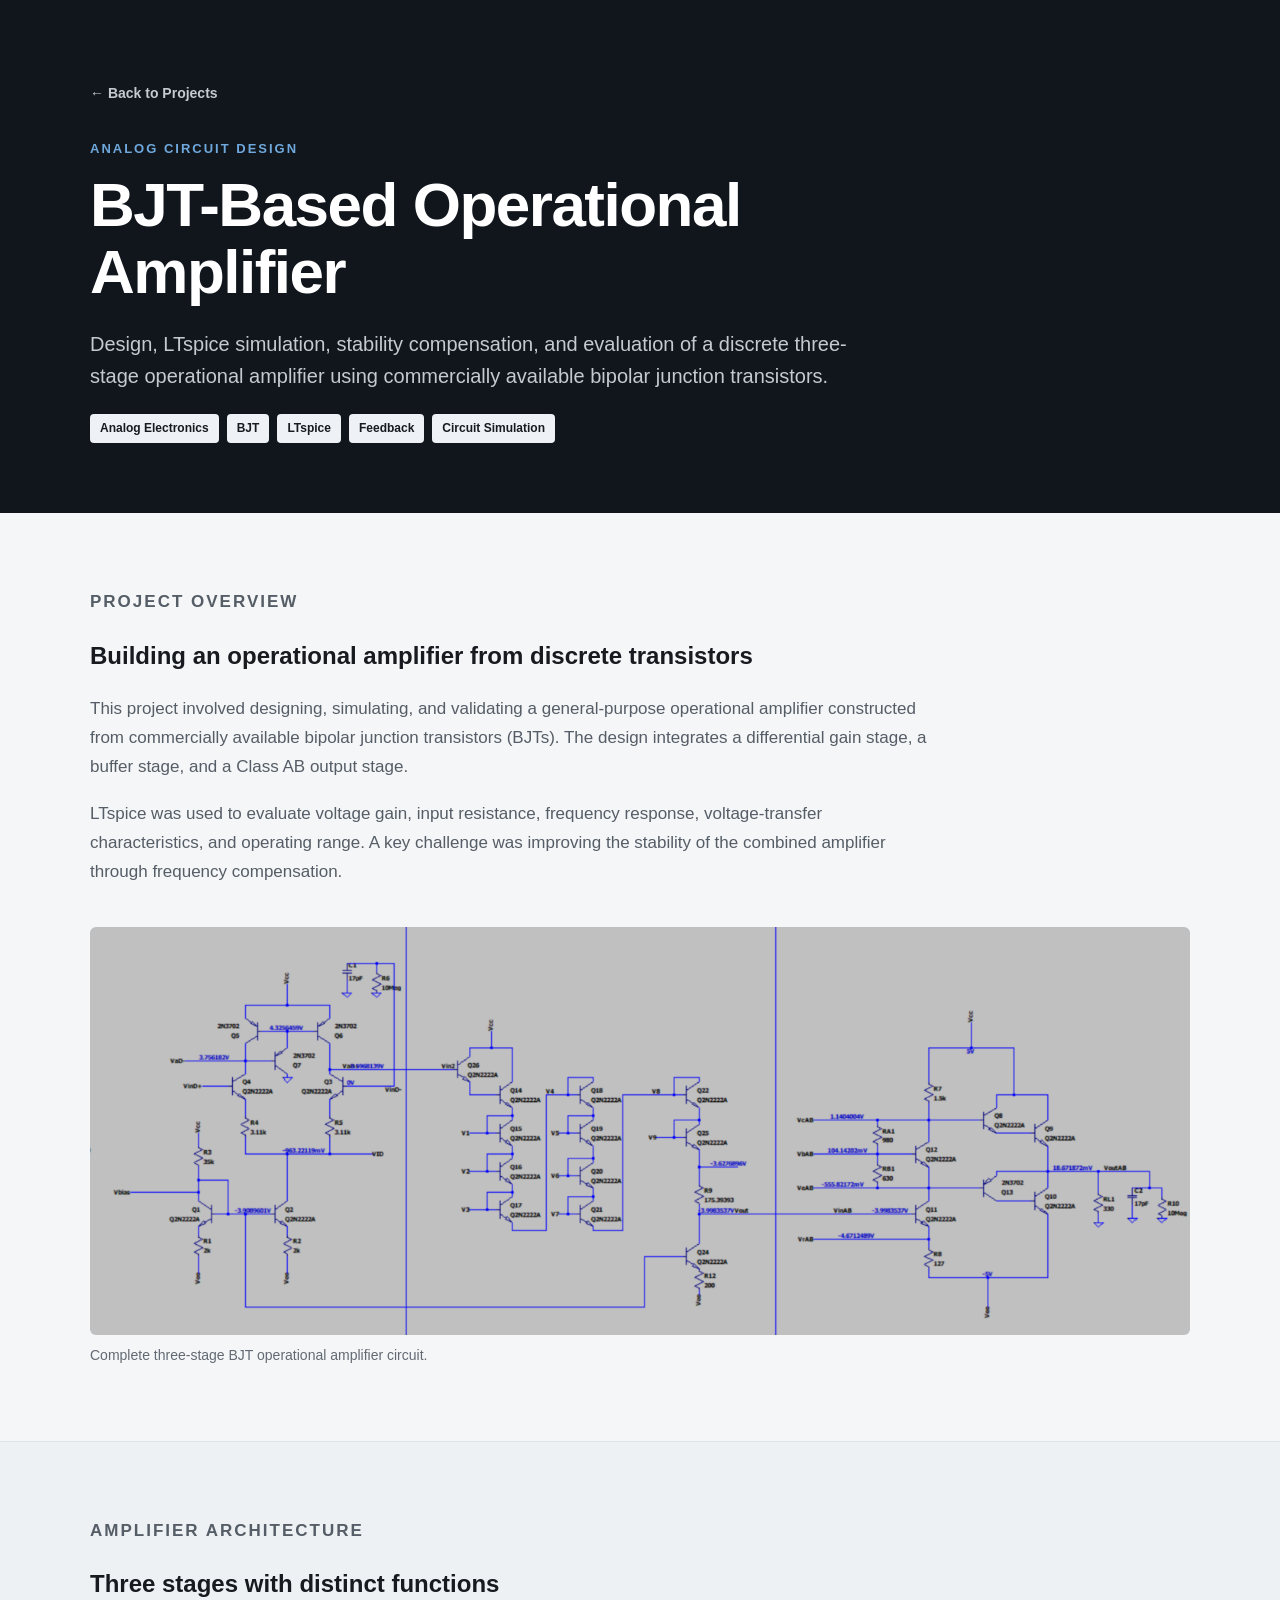
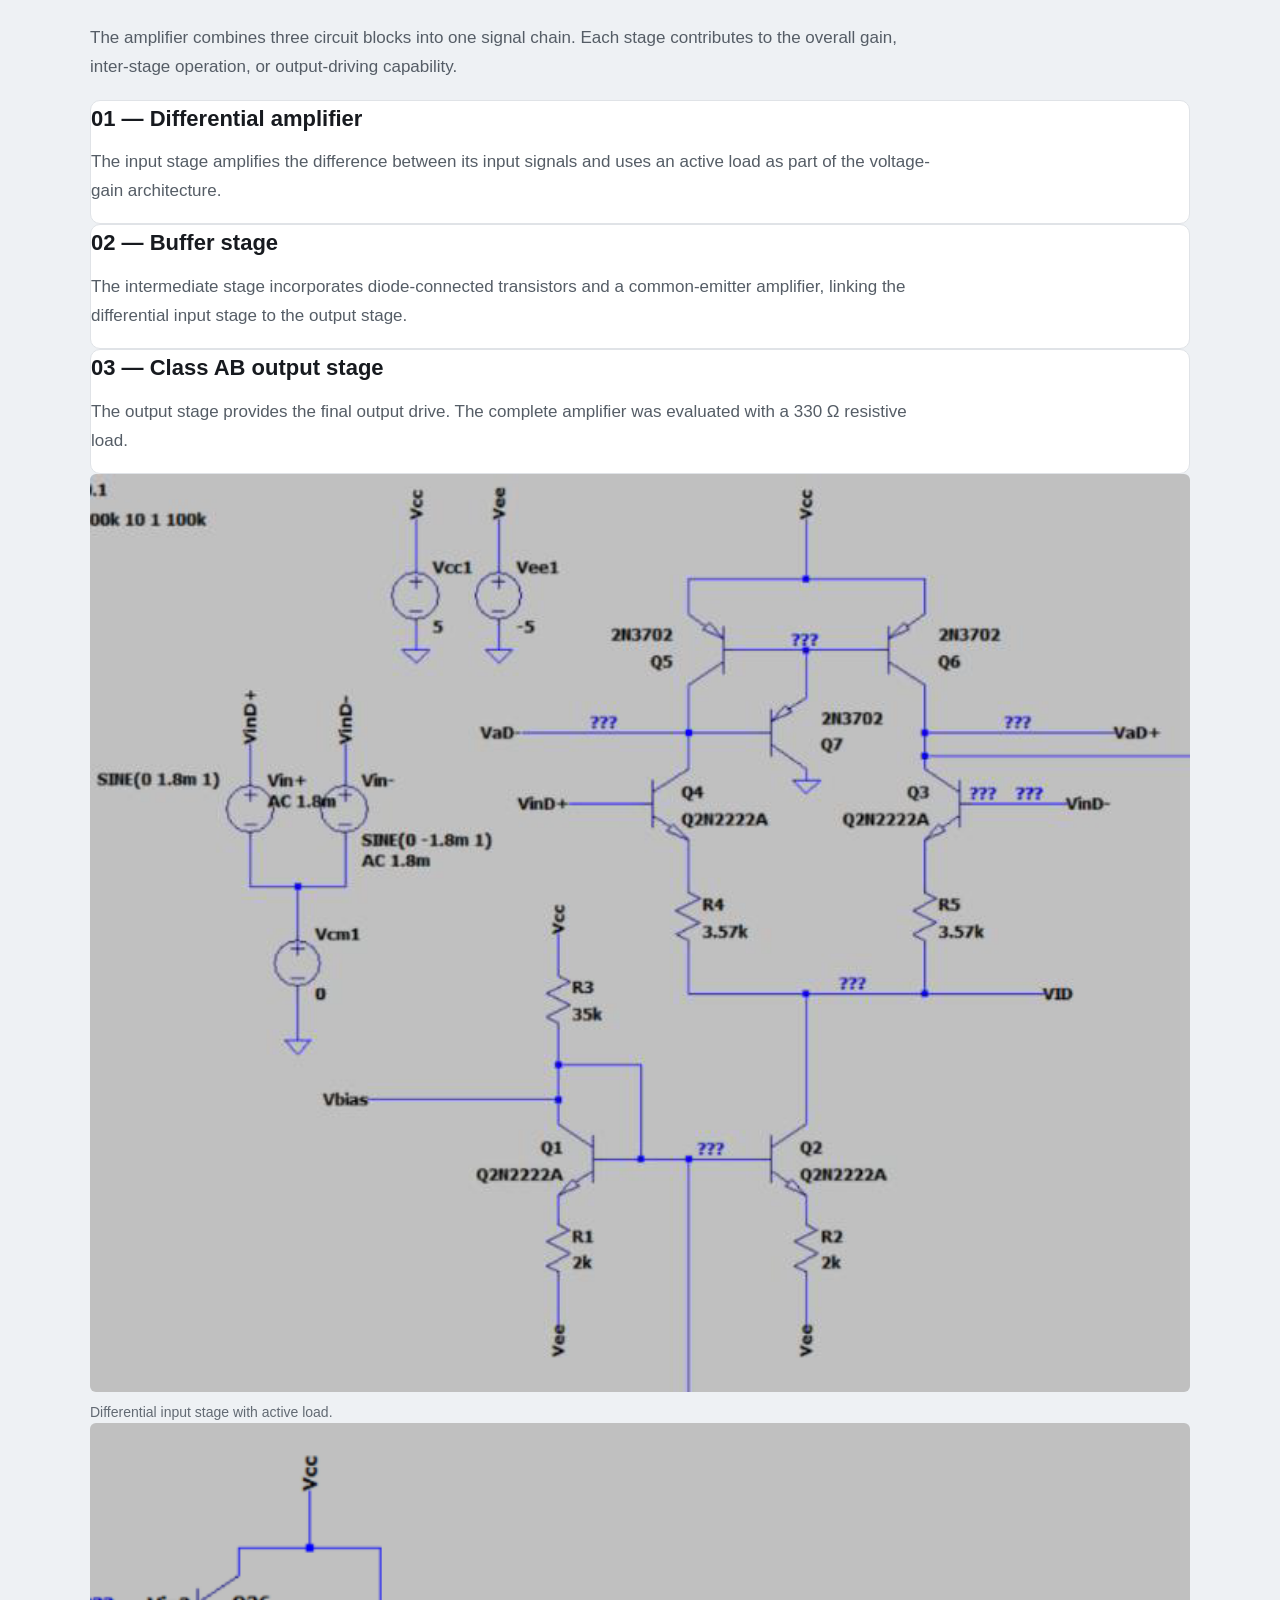
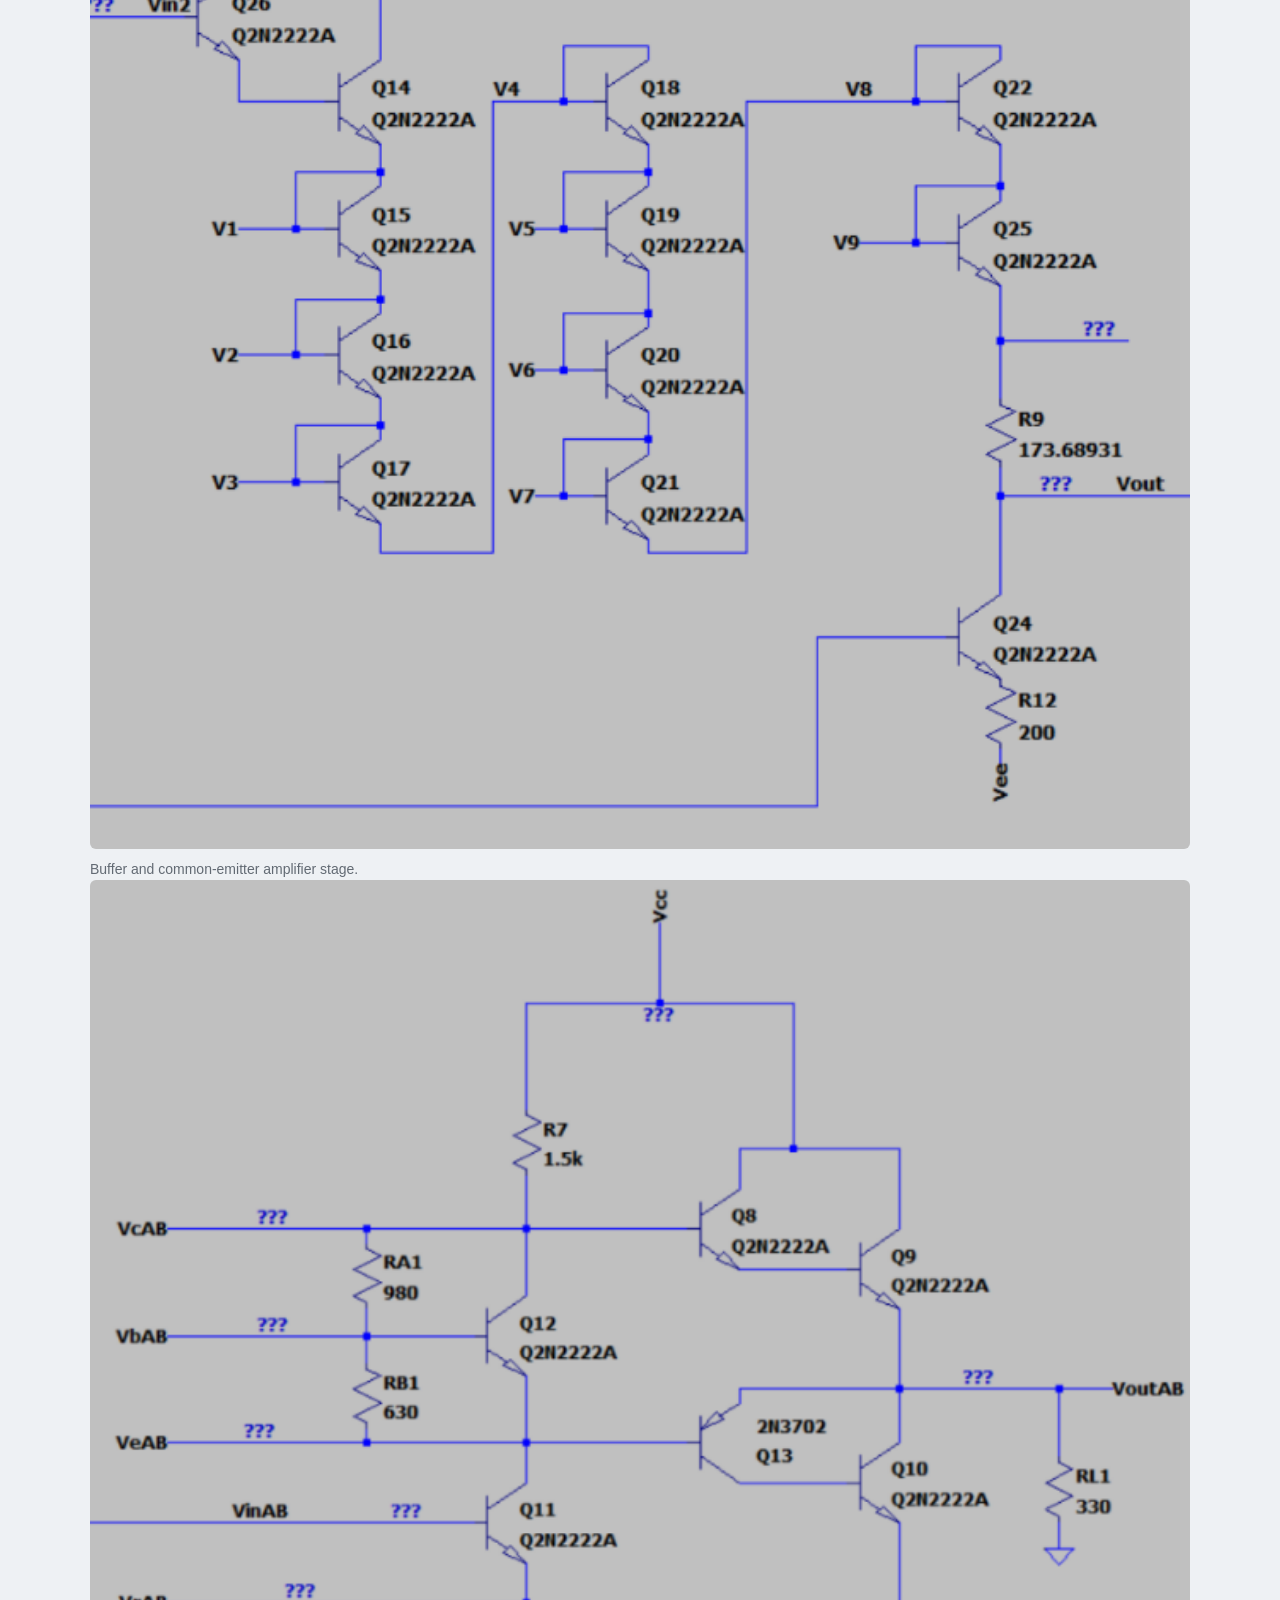
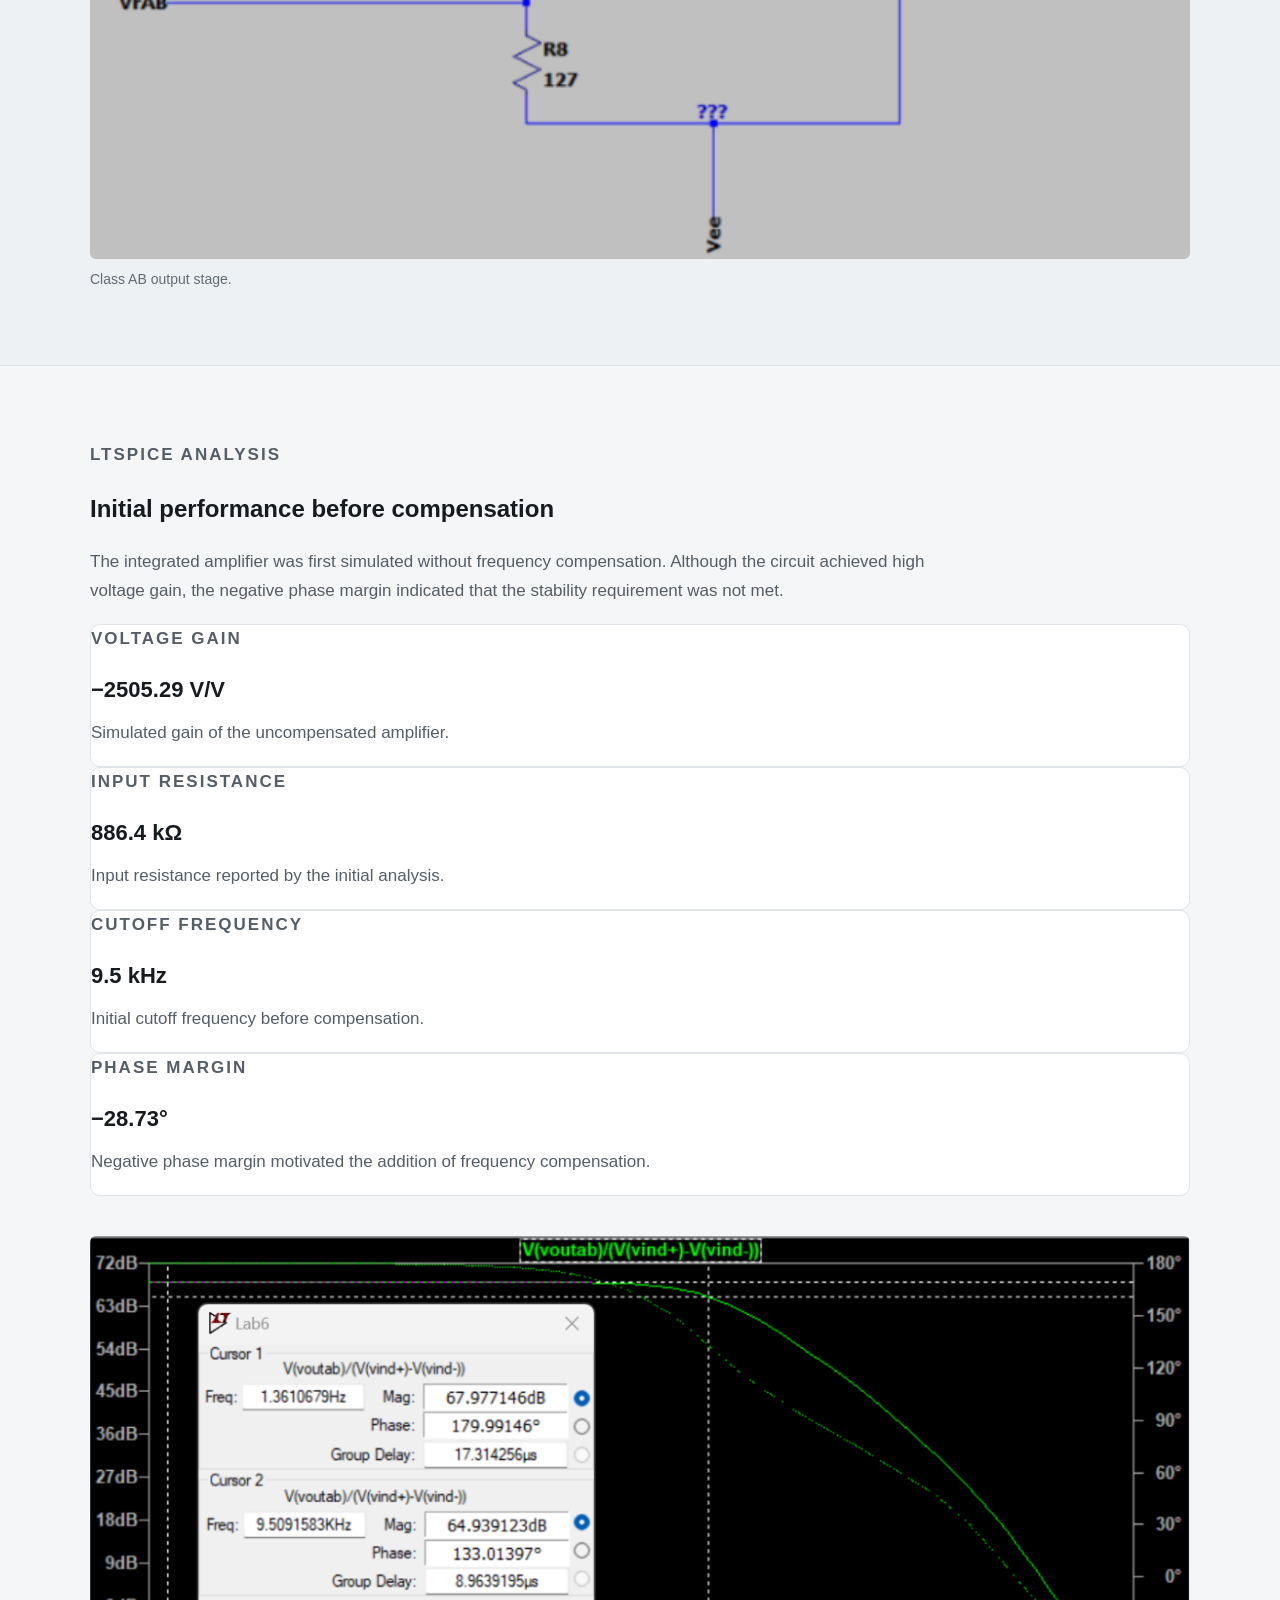
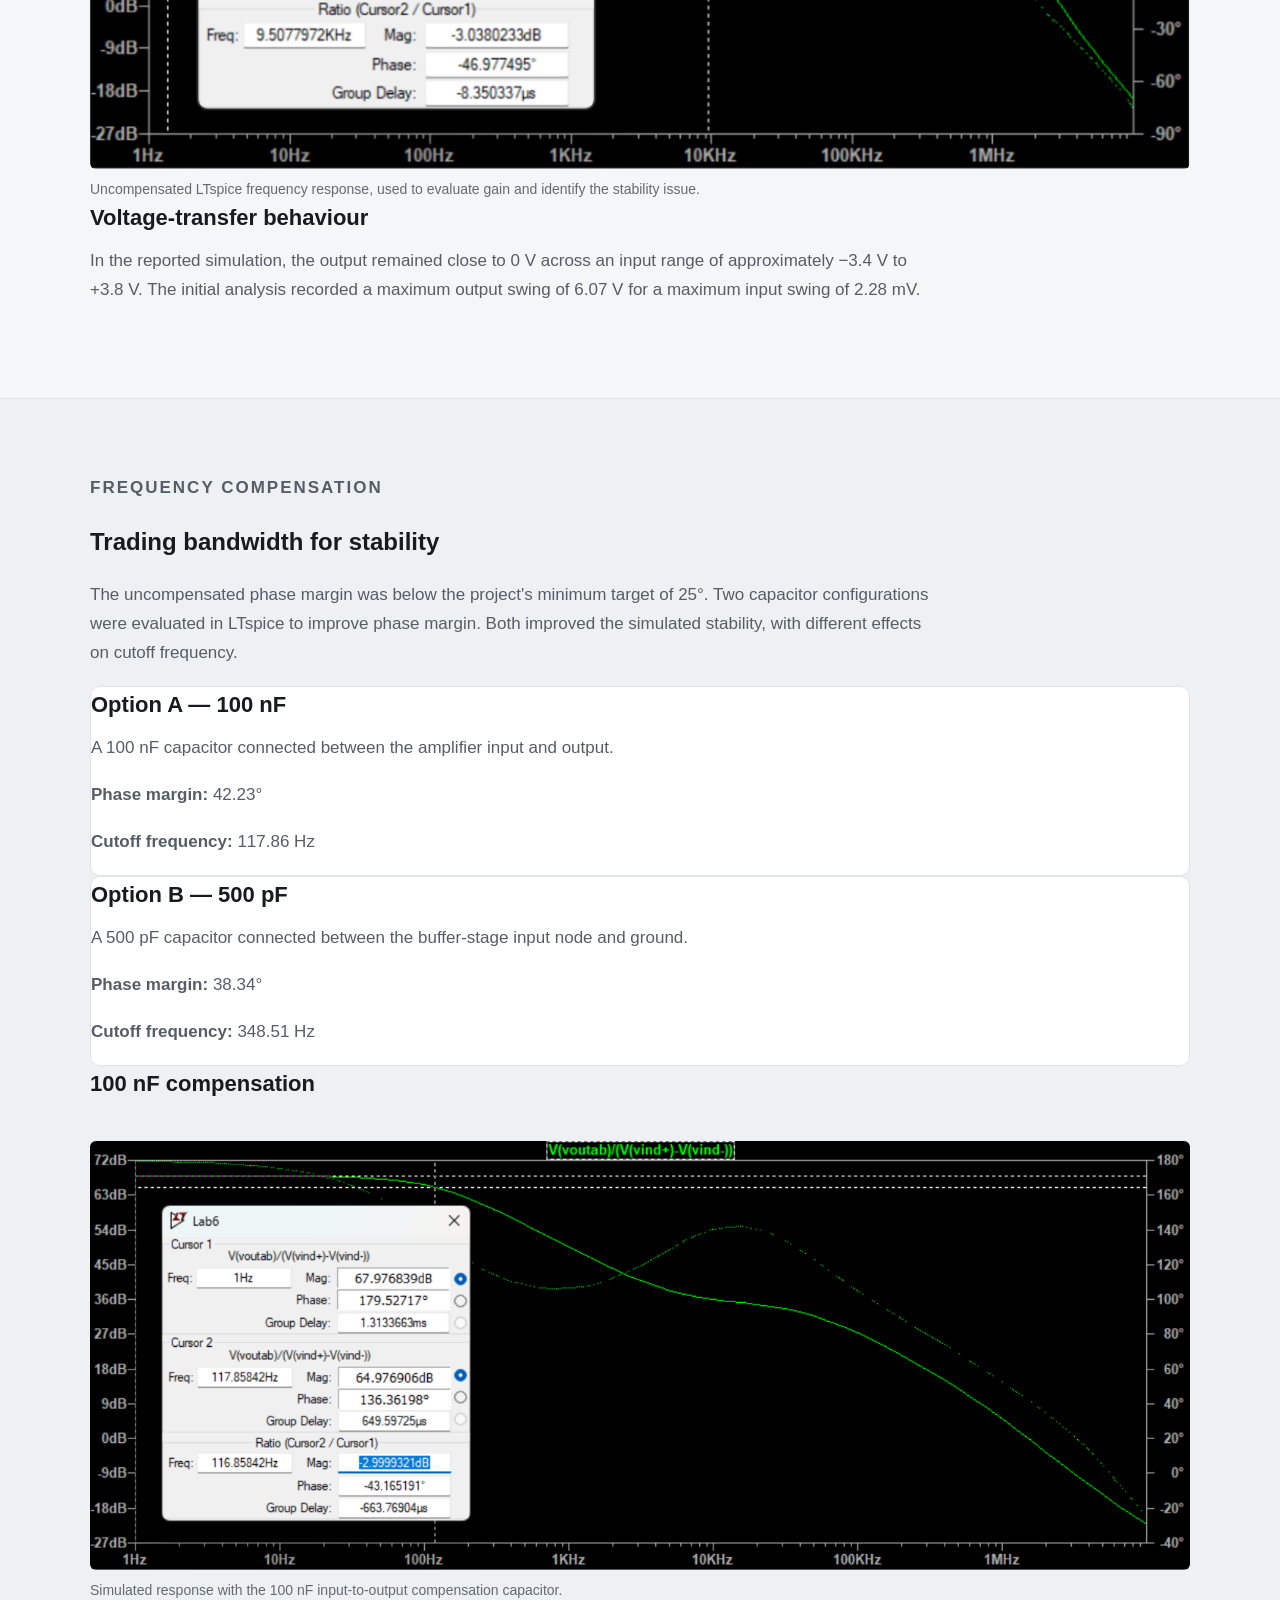
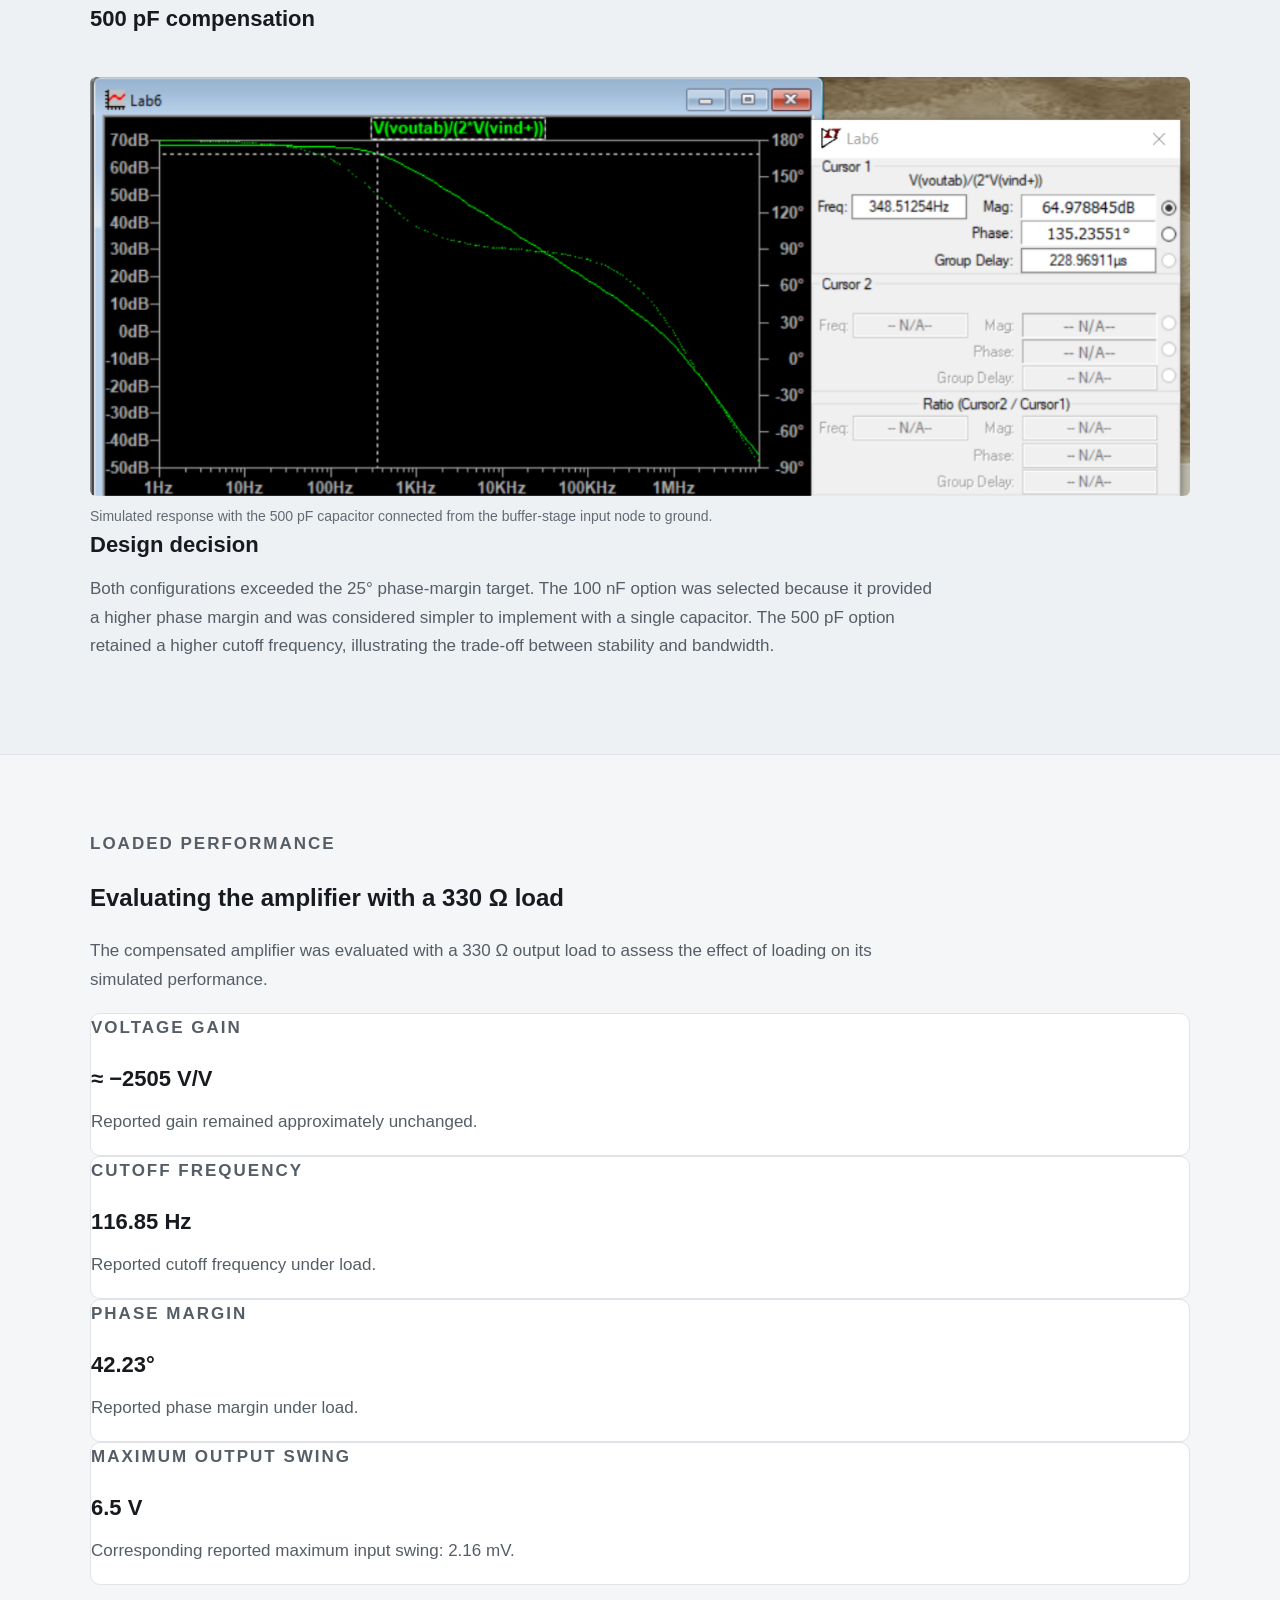
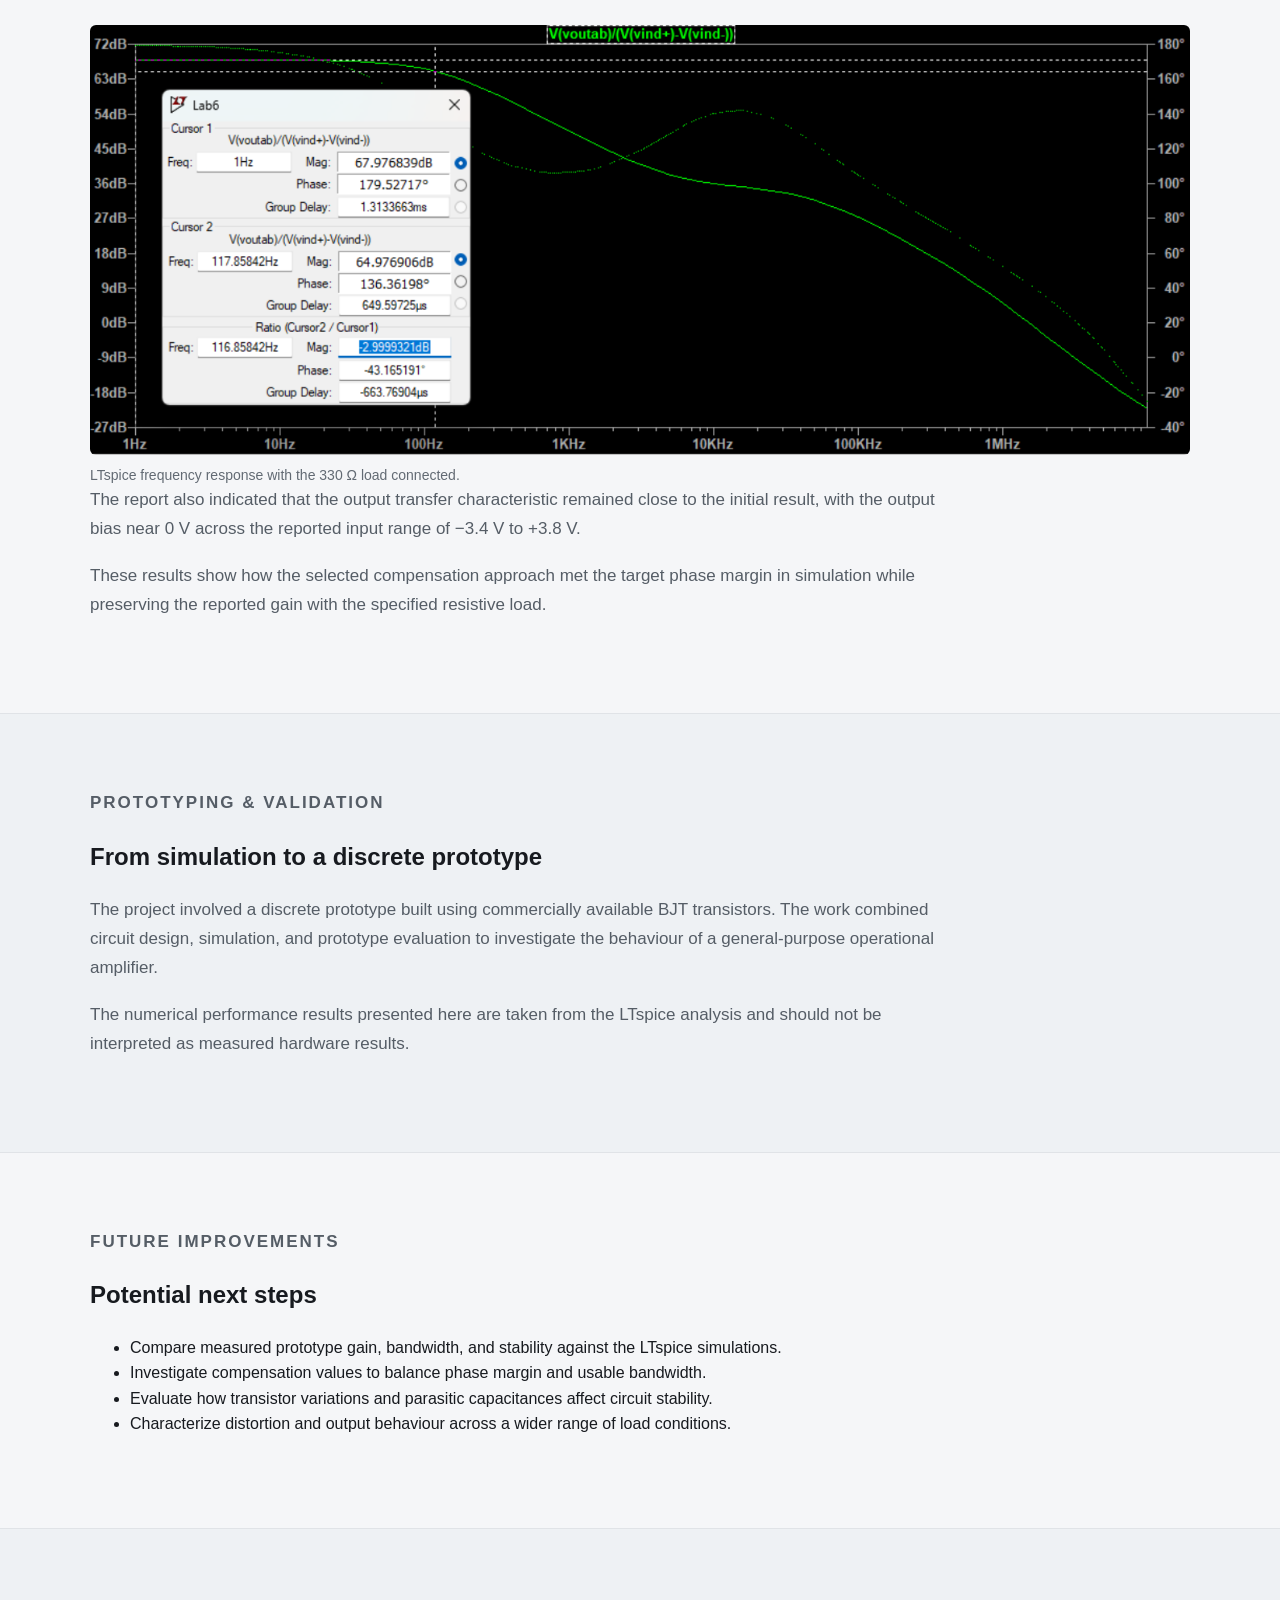
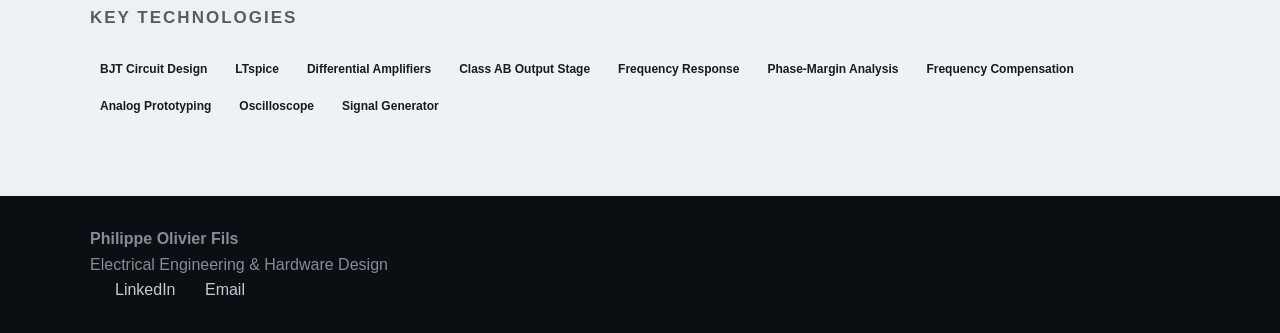
<file: projects/bjt-op-amp.html>
<!DOCTYPE html>

<html lang="en"> <head> <meta charset="UTF-8"> <meta name="viewport" content="width=device-width, initial-scale=1.0">

<title>BJT-Based Operational Amplifier | Philippe Olivier Fils</title>

<link rel="stylesheet" href="../style.css">

</head>

<body>

<!-- =========================================================
     PROJECT HEADER
     ========================================================= -->
    
<header class="project-header">
    <div class="container">
    
        <a href="../index.html" class="back-link">
            ← Back to Projects
        </a> 
        
        <p class="eyebrow">ANALOG CIRCUIT DESIGN</p>
        <h1>BJT-Based Operational Amplifier</h1>

        <p class="project-subtitle">
            Design, LTspice simulation, stability compensation, and
            evaluation of a discrete three-stage operational amplifier
            using commercially available bipolar junction transistors.
        </p>
    
        <div class="tags">
            <span>Analog Electronics</span>
            <span>BJT</span>
            <span>LTspice</span>
            <span>Feedback</span>
            <span>Circuit Simulation</span>
        </div>
    </div>

</header>

<main>

<!-- PROJECT OVERVIEW -->

<section class="project-section">
    <div class="container">
        <p class="eyebrow">PROJECT OVERVIEW</p>
        <h2>Building an operational amplifier from discrete transistors</h2>

        <p>
            This project involved designing, simulating, and validating
            a general-purpose operational amplifier constructed from
            commercially available bipolar junction transistors (BJTs).
            The design integrates a differential gain stage, a buffer
            stage, and a Class AB output stage.
        </p>

        <p>
            LTspice was used to evaluate voltage gain, input resistance,
            frequency response, voltage-transfer characteristics, and
            operating range. A key challenge was improving the stability
            of the combined amplifier through frequency compensation.
        </p>

        <figure class="project-figure project-figure-large">
            <img
                src="../images/bjt-op-amp/bjt-op-amp.png"
                alt="Complete discrete BJT operational amplifier circuit"
                loading="eager"
            >
            <figcaption>
                Complete three-stage BJT operational amplifier circuit.
            </figcaption>
        </figure>
    </div>
</section>

<!-- AMPLIFIER ARCHITECTURE -->

<section class="project-section project-section-alt">
    <div class="container">
        <p class="eyebrow">AMPLIFIER ARCHITECTURE</p>
        <h2>Three stages with distinct functions</h2>

        <p>
            The amplifier combines three circuit blocks into one signal
            chain. Each stage contributes to the overall gain,
            inter-stage operation, or output-driving capability.
        </p>

        <div class="project-grid">
            <div class="project-card">
                <h3>01 — Differential amplifier</h3>
                <p>
                    The input stage amplifies the difference between
                    its input signals and uses an active load as part
                    of the voltage-gain architecture.
                </p>
            </div>

            <div class="project-card">
                <h3>02 — Buffer stage</h3>
                <p>
                    The intermediate stage incorporates diode-connected
                    transistors and a common-emitter amplifier, linking
                    the differential input stage to the output stage.
                </p>
            </div>

            <div class="project-card">
                <h3>03 — Class AB output stage</h3>
                <p>
                    The output stage provides the final output drive.
                    The complete amplifier was evaluated with a
                    330 Ω resistive load.
                </p>
            </div>
        </div>

        <div class="project-gallery">
            <figure class="project-figure">
                <img
                    src="../images/bjt-op-amp/diff-stage.png"
                    alt="Differential input amplifier stage"
                    loading="lazy"
                >
                <figcaption>
                    Differential input stage with active load.
                </figcaption>
            </figure>

            <figure class="project-figure">
                <img
                    src="../images/bjt-op-amp/buffer-stage.png"
                    alt="Diode-connected transistor buffer and common-emitter amplifier"
                    loading="lazy"
                >
                <figcaption>
                    Buffer and common-emitter amplifier stage.
                </figcaption>
            </figure>

            <figure class="project-figure">
                <img
                    src="../images/bjt-op-amp/output-stage.png"
                    alt="Class AB BJT output stage"
                    loading="lazy"
                >
                <figcaption>
                    Class AB output stage.
                </figcaption>
            </figure>
        </div>
    </div>
</section>

<!-- UNCOMPENSATED SIMULATION -->

<section class="project-section">
    <div class="container">
        <p class="eyebrow">LTSPICE ANALYSIS</p>
        <h2>Initial performance before compensation</h2>

        <p>
            The integrated amplifier was first simulated without
            frequency compensation. Although the circuit achieved
            high voltage gain, the negative phase margin indicated
            that the stability requirement was not met.
        </p>

        <div class="project-grid">
            <div class="project-card">
                <p class="eyebrow">VOLTAGE GAIN</p>
                <h3>−2505.29 V/V</h3>
                <p>Simulated gain of the uncompensated amplifier.</p>
            </div>

            <div class="project-card">
                <p class="eyebrow">INPUT RESISTANCE</p>
                <h3>886.4 kΩ</h3>
                <p>Input resistance reported by the initial analysis.</p>
            </div>

            <div class="project-card">
                <p class="eyebrow">CUTOFF FREQUENCY</p>
                <h3>9.5 kHz</h3>
                <p>Initial cutoff frequency before compensation.</p>
            </div>

            <div class="project-card">
                <p class="eyebrow">PHASE MARGIN</p>
                <h3>−28.73°</h3>
                <p>
                    Negative phase margin motivated the addition
                    of frequency compensation.
                </p>
            </div>
        </div>

        <figure class="project-figure project-figure-large">
            <img
                src="../images/bjt-op-amp/freq-res.png"
                alt="Uncompensated frequency response of the BJT operational amplifier"
                loading="lazy"
            >
            <figcaption>
                Uncompensated LTspice frequency response, used to
                evaluate gain and identify the stability issue.
            </figcaption>
        </figure>

        <h3>Voltage-transfer behaviour</h3>
        <p>
            In the reported simulation, the output remained close to
            0 V across an input range of approximately −3.4 V to +3.8 V.
            The initial analysis recorded a maximum output swing of
            6.07 V for a maximum input swing of 2.28 mV.
        </p>
    </div>
</section>

<!-- FREQUENCY COMPENSATION -->

<section class="project-section project-section-alt">
    <div class="container">
        <p class="eyebrow">FREQUENCY COMPENSATION</p>
        <h2>Trading bandwidth for stability</h2>

        <p>
            The uncompensated phase margin was below the project's
            minimum target of 25°. Two capacitor configurations were
            evaluated in LTspice to improve phase margin. Both improved
            the simulated stability, with different effects on cutoff
            frequency.
        </p>

        <div class="project-grid">
            <div class="project-card">
                <h3>Option A — 100 nF</h3>
                <p>
                    A 100 nF capacitor connected between the amplifier
                    input and output.
                </p>
                <p><strong>Phase margin:</strong> 42.23°</p>
                <p><strong>Cutoff frequency:</strong> 117.86 Hz</p>
            </div>

            <div class="project-card">
                <h3>Option B — 500 pF</h3>
                <p>
                    A 500 pF capacitor connected between the buffer-stage
                    input node and ground.
                </p>
                <p><strong>Phase margin:</strong> 38.34°</p>
                <p><strong>Cutoff frequency:</strong> 348.51 Hz</p>
            </div>
        </div>

        <h3>100 nF compensation</h3>
        <figure class="project-figure project-figure-large">
            <img
                src="../images/bjt-op-amp/cutoff-100nf.png"
                alt="LTspice cutoff frequency response using 100 nF compensation"
                loading="lazy"
            >
            <figcaption>
                Simulated response with the 100 nF input-to-output
                compensation capacitor.
            </figcaption>
        </figure>

        <h3>500 pF compensation</h3>
        <figure class="project-figure project-figure-large">
            <img
                src="../images/bjt-op-amp/cutoff-500pf.png"
                alt="LTspice cutoff frequency response using 500 pF compensation"
                loading="lazy"
            >
            <figcaption>
                Simulated response with the 500 pF capacitor connected
                from the buffer-stage input node to ground.
            </figcaption>
        </figure>

        <h3>Design decision</h3>
        <p>
            Both configurations exceeded the 25° phase-margin target.
            The 100 nF option was selected because it provided a higher
            phase margin and was considered simpler to implement with
            a single capacitor. The 500 pF option retained a higher
            cutoff frequency, illustrating the trade-off between
            stability and bandwidth.
        </p>
    </div>
</section>

<!-- LOADED PERFORMANCE -->

<section class="project-section">
    <div class="container">
        <p class="eyebrow">LOADED PERFORMANCE</p>
        <h2>Evaluating the amplifier with a 330 Ω load</h2>

        <p>
            The compensated amplifier was evaluated with a 330 Ω
            output load to assess the effect of loading on its
            simulated performance.
        </p>

        <div class="project-grid">
            <div class="project-card">
                <p class="eyebrow">VOLTAGE GAIN</p>
                <h3>≈ −2505 V/V</h3>
                <p>Reported gain remained approximately unchanged.</p>
            </div>

            <div class="project-card">
                <p class="eyebrow">CUTOFF FREQUENCY</p>
                <h3>116.85 Hz</h3>
                <p>Reported cutoff frequency under load.</p>
            </div>

            <div class="project-card">
                <p class="eyebrow">PHASE MARGIN</p>
                <h3>42.23°</h3>
                <p>Reported phase margin under load.</p>
            </div>

            <div class="project-card">
                <p class="eyebrow">MAXIMUM OUTPUT SWING</p>
                <h3>6.5 V</h3>
                <p>
                    Corresponding reported maximum input swing:
                    2.16 mV.
                </p>
            </div>
        </div>

        <figure class="project-figure project-figure-large">
            <img
                src="../images/bjt-op-amp/freq-res-loaded.png"
                alt="Frequency response of the compensated BJT operational amplifier with a 330 ohm load"
                loading="lazy"
            >
            <figcaption>
                LTspice frequency response with the 330 Ω load connected.
            </figcaption>
        </figure>

        <p>
            The report also indicated that the output transfer
            characteristic remained close to the initial result,
            with the output bias near 0 V across the reported
            input range of −3.4 V to +3.8 V.
        </p>

        <p>
            These results show how the selected compensation approach
            met the target phase margin in simulation while preserving
            the reported gain with the specified resistive load.
        </p>
    </div>
</section>

<!-- PROTOTYPING AND VALIDATION -->

<section class="project-section project-section-alt">
    <div class="container">
        <p class="eyebrow">PROTOTYPING &amp; VALIDATION</p>
        <h2>From simulation to a discrete prototype</h2>

        <p>
            The project involved a discrete prototype built using
            commercially available BJT transistors. The work combined
            circuit design, simulation, and prototype evaluation to
            investigate the behaviour of a general-purpose operational
            amplifier.
        </p>

        <p>
            The numerical performance results presented here are
            taken from the LTspice analysis and should not be
            interpreted as measured hardware results.
        </p>
    </div>
</section>

<!-- FUTURE IMPROVEMENTS -->

<section class="project-section">
    <div class="container">
        <p class="eyebrow">FUTURE IMPROVEMENTS</p>
        <h2>Potential next steps</h2>

        <ul class="project-list">
            <li>
                Compare measured prototype gain, bandwidth, and
                stability against the LTspice simulations.
            </li>
            <li>
                Investigate compensation values to balance phase
                margin and usable bandwidth.
            </li>
            <li>
                Evaluate how transistor variations and parasitic
                capacitances affect circuit stability.
            </li>
            <li>
                Characterize distortion and output behaviour across
                a wider range of load conditions.
            </li>
        </ul>
    </div>
</section>

<!-- KEY TECHNOLOGIES -->

<section class="project-section project-technologies project-section-alt">
    <div class="container">
        <p class="eyebrow">KEY TECHNOLOGIES</p>

        <div class="tags">
            <span>BJT Circuit Design</span>
            <span>LTspice</span>
            <span>Differential Amplifiers</span>
            <span>Class AB Output Stage</span>
            <span>Frequency Response</span>
            <span>Phase-Margin Analysis</span>
            <span>Frequency Compensation</span>
            <span>Analog Prototyping</span>
            <span>Oscilloscope</span>
            <span>Signal Generator</span>
        </div>
    </div>
</section>

</main>

<footer class="site-footer"> <div class="container"> <div class="footer-content"> <div> <strong>Philippe Olivier Fils</strong> <p>Electrical Engineering &amp; Hardware Design</p> </div>

        <div class="footer-links">
            <a
                href="https://www.linkedin.com/in/philippeolivierfils"
                target="_blank"
                rel="noopener noreferrer"
            >LinkedIn</a>

            <a href="mailto:philippe.fils@mail.mcgill.ca">Email</a>
        </div>
    </div>
</div>

</footer>

</body> </html>
</file>
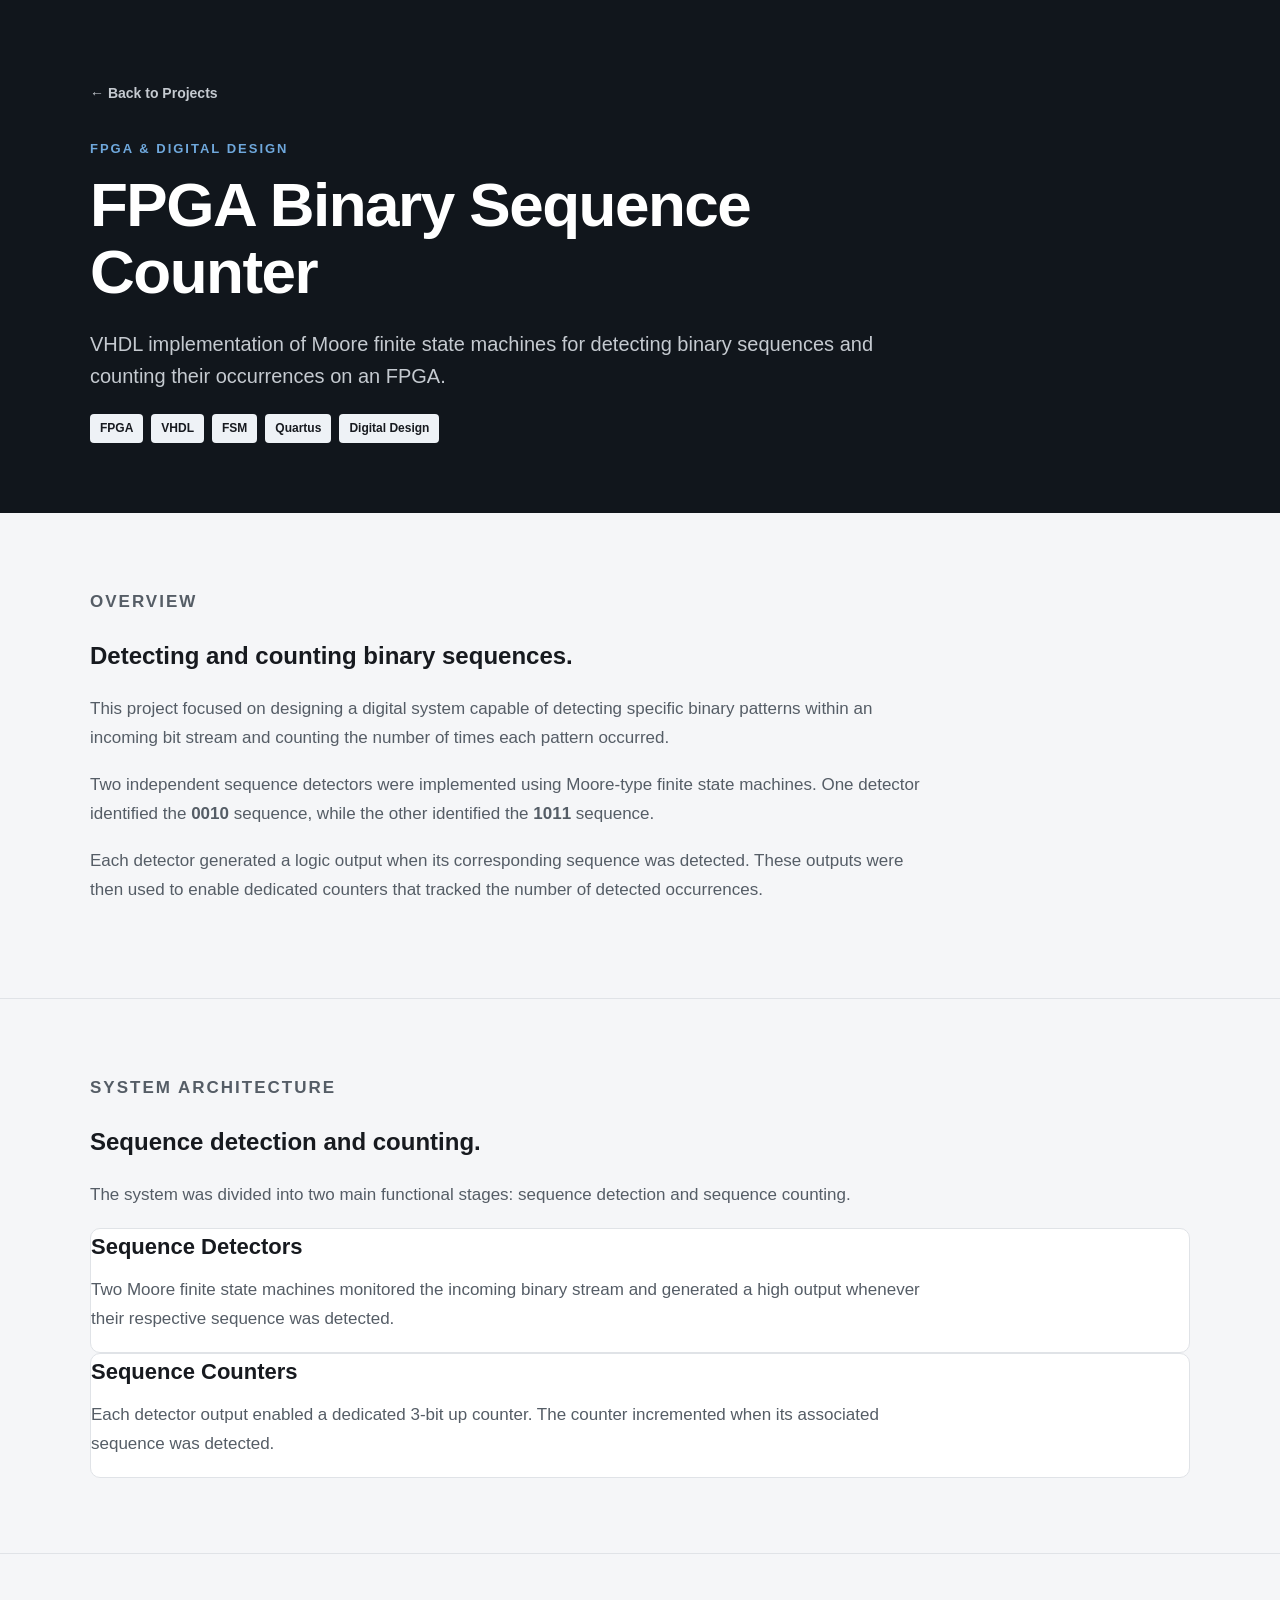
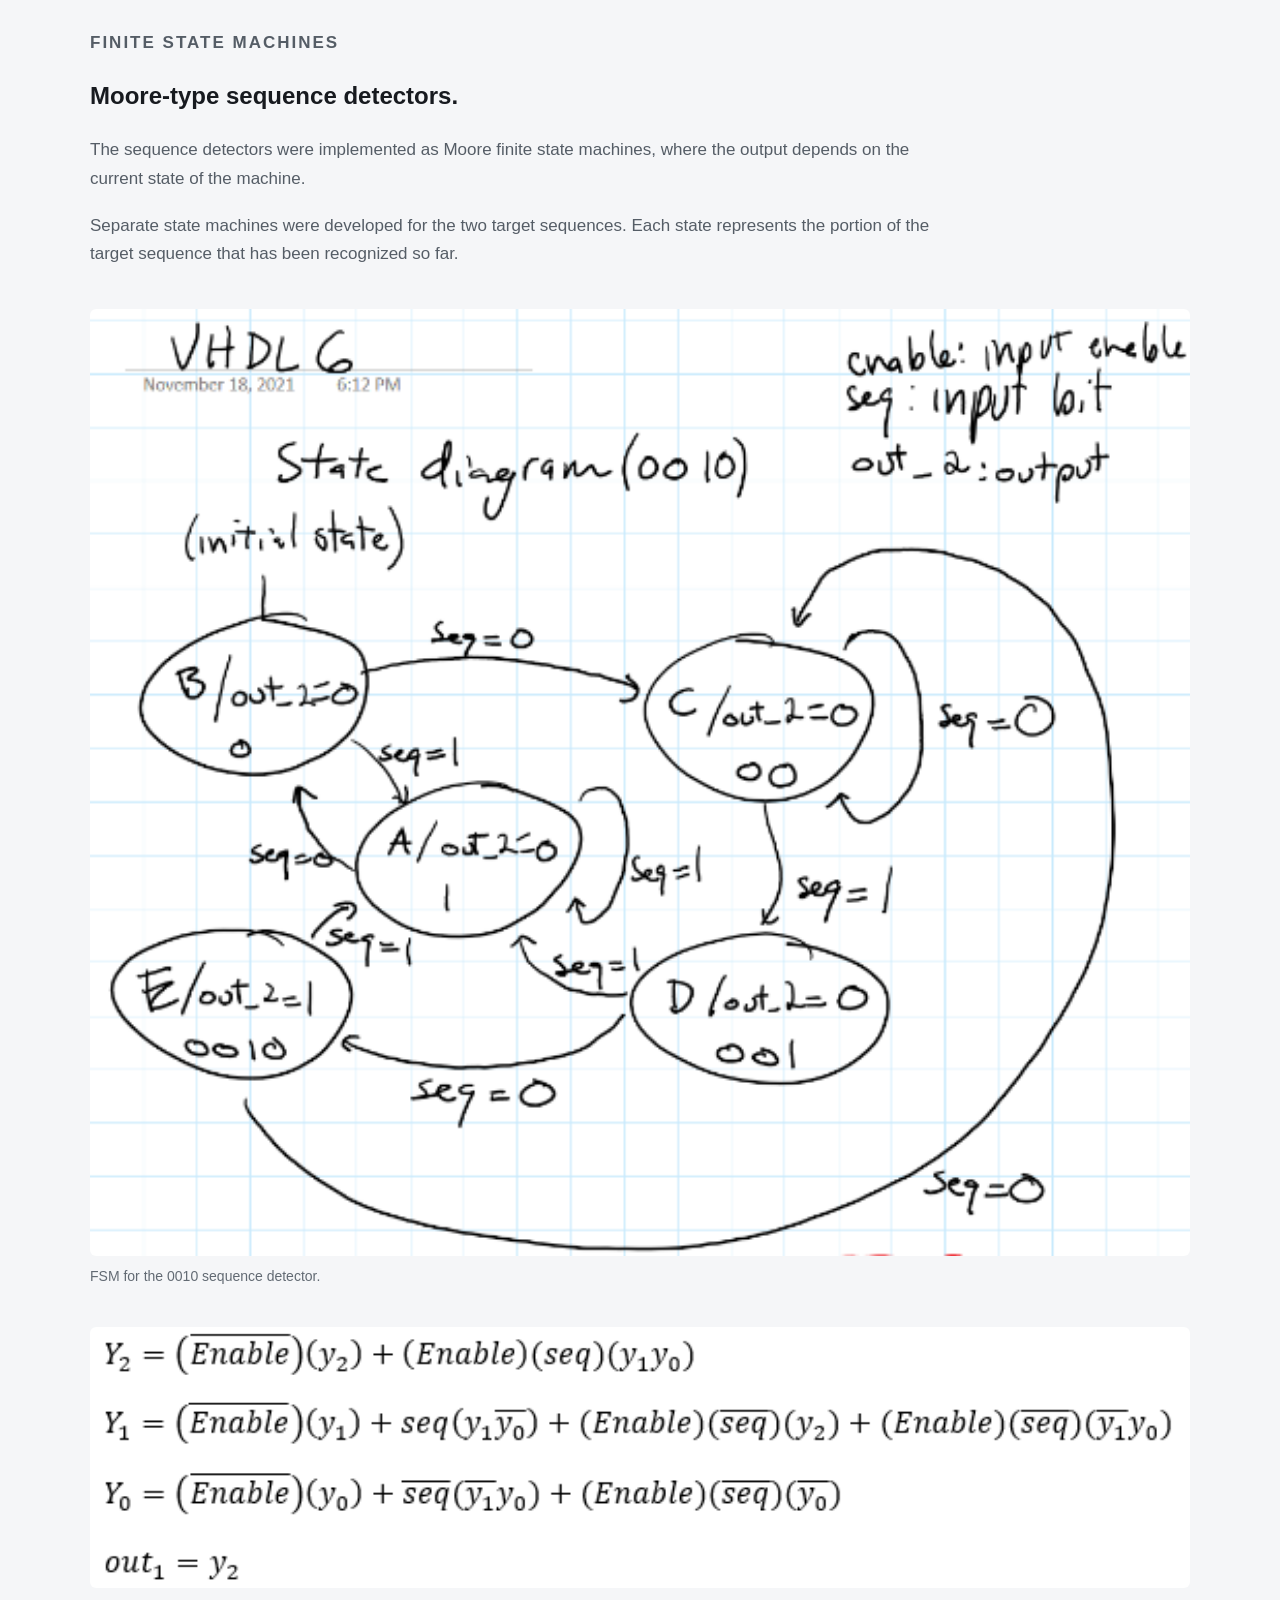
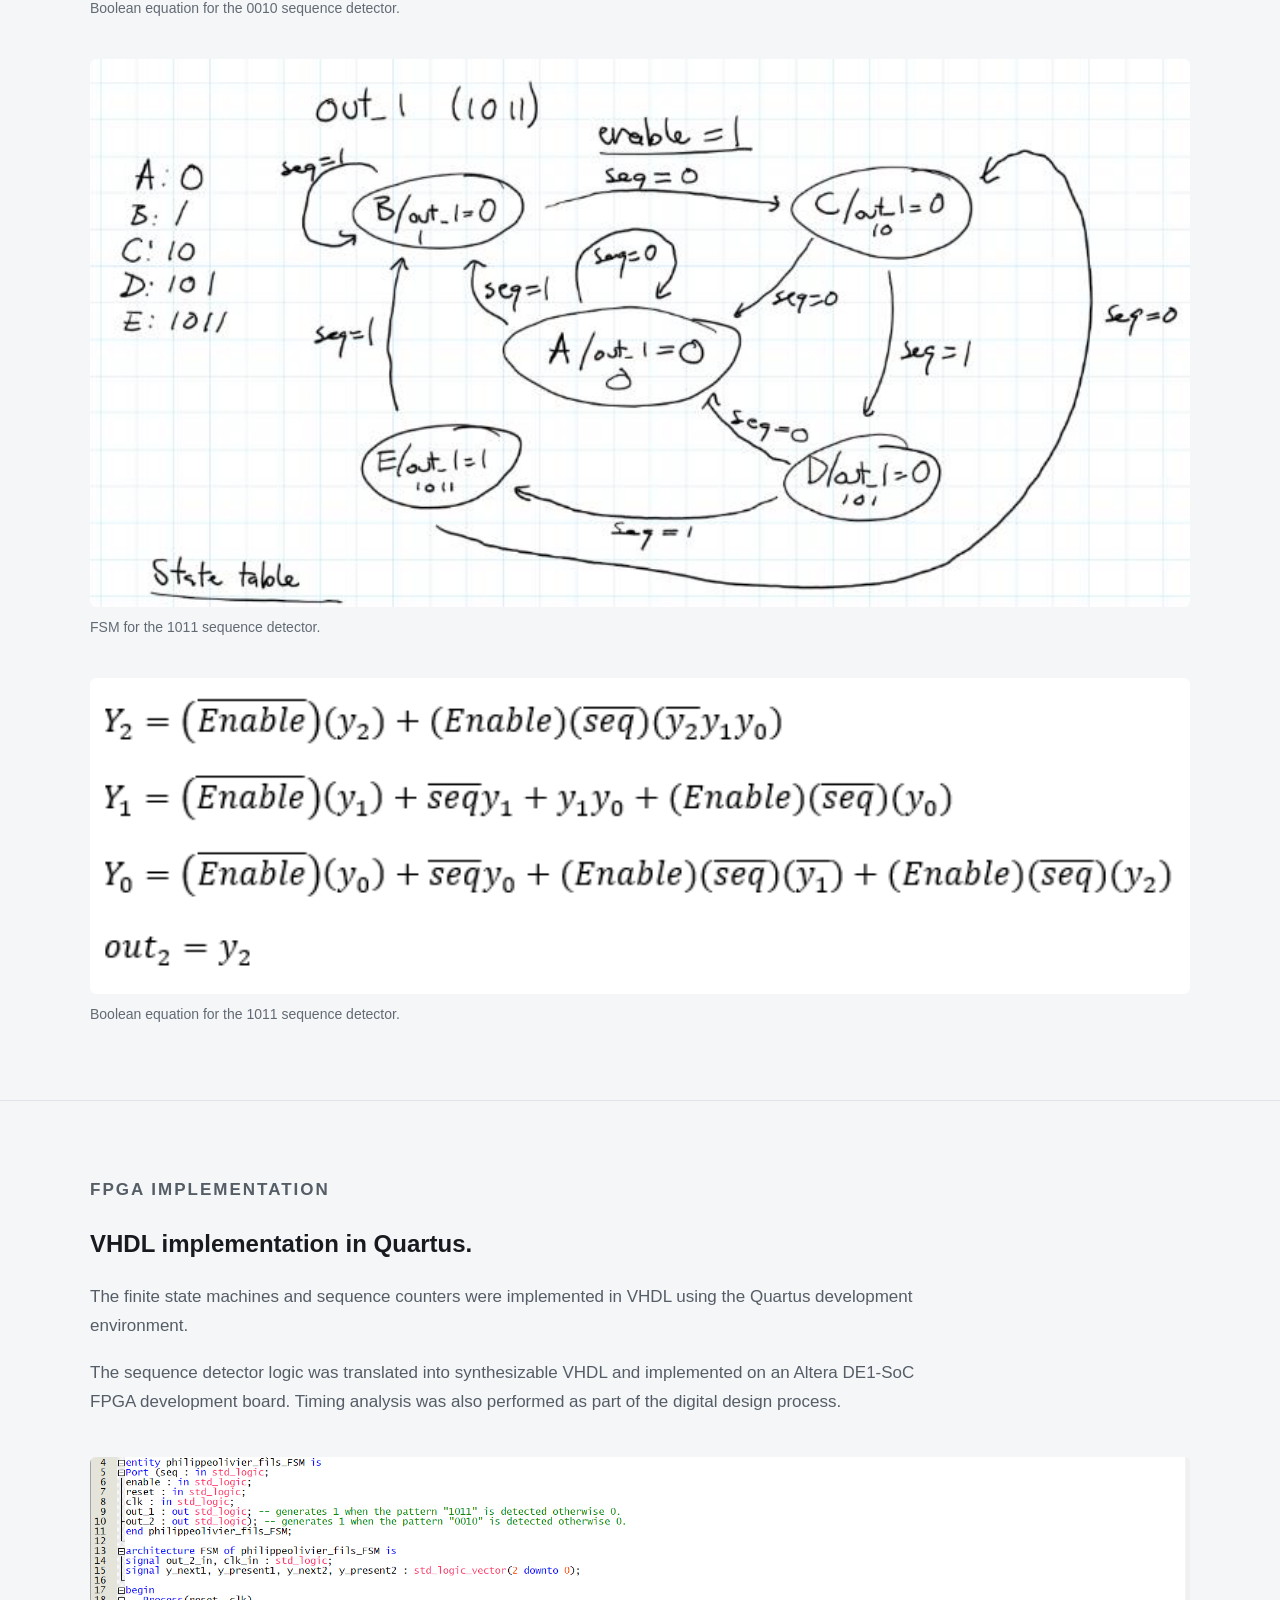
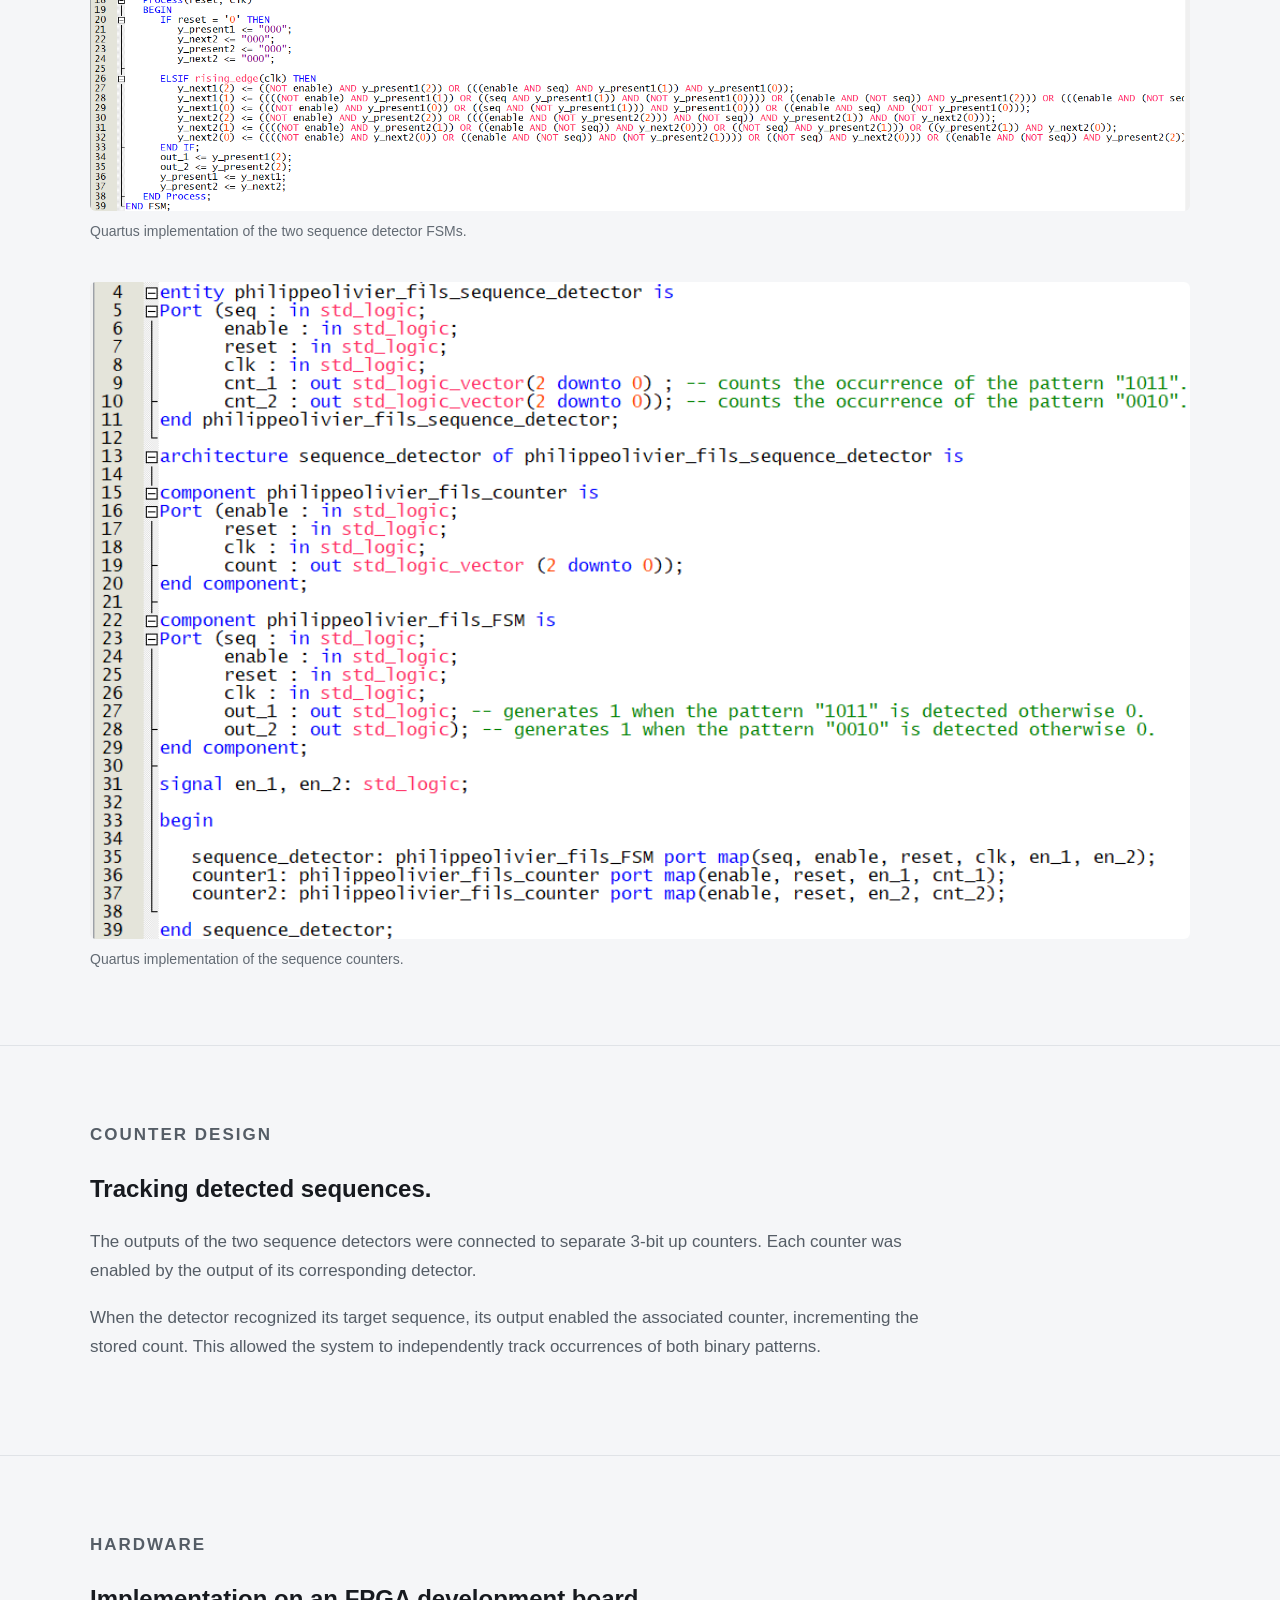
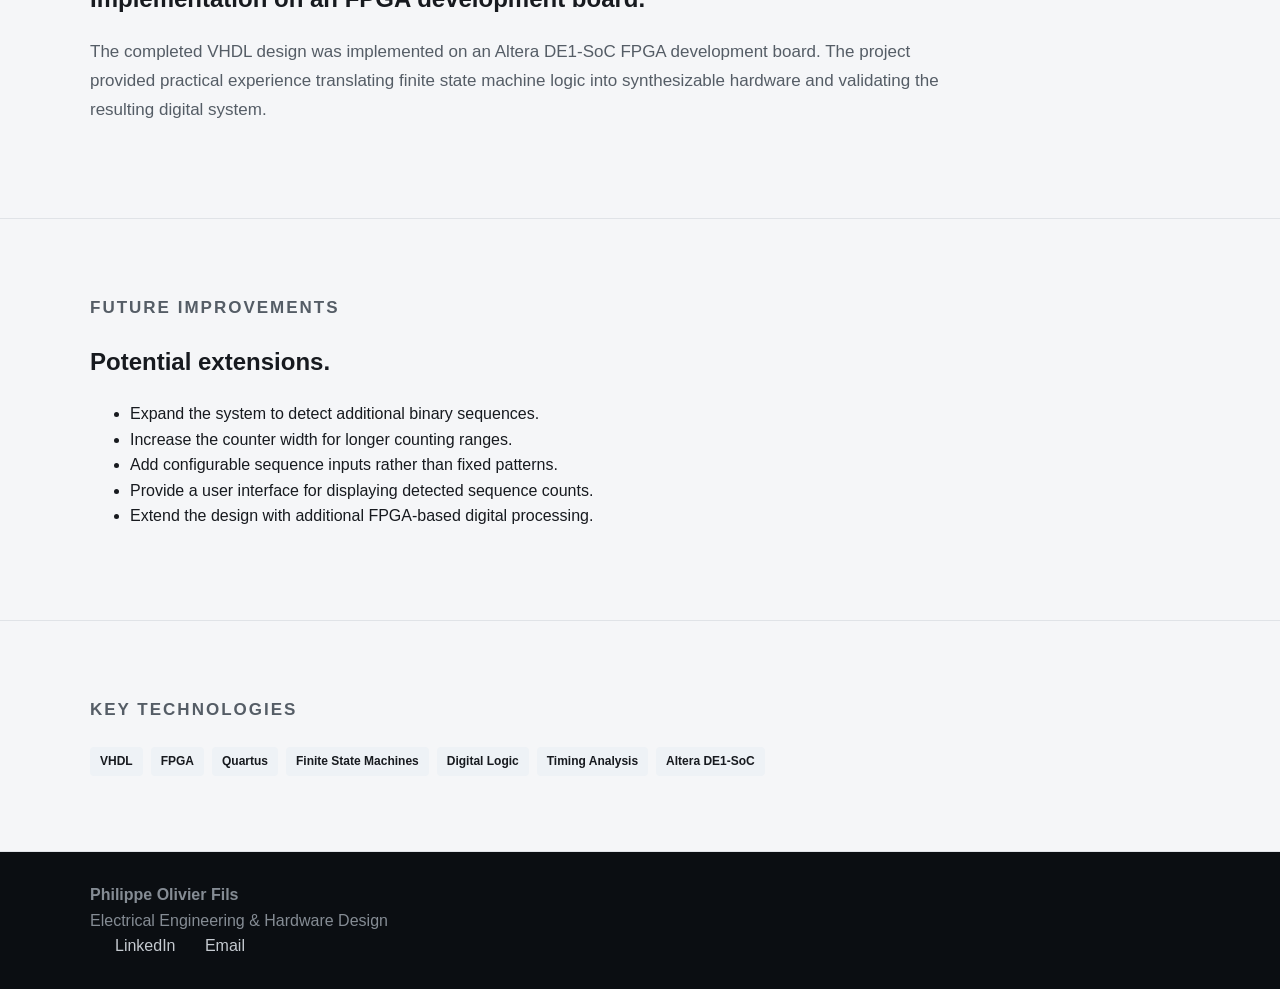
<file: projects/fpga-counter.html>
<!DOCTYPE html>

<html lang="en"> <head> <meta charset="UTF-8"> <meta name="viewport" content="width=device-width, initial-scale=1.0">

<title>FPGA Binary Sequence Counter | Philippe Olivier Fils</title>

<link rel="stylesheet" href="../style.css">

</head>

<body>

<!-- =========================================================
     PROJECT HEADER
     ========================================================= -->

<header class="project-header">
    <div class="container">

        <a href="../index.html" class="back-link">
            ← Back to Projects
        </a>

        <p class="eyebrow">FPGA & DIGITAL DESIGN</p>

        <h1>FPGA Binary Sequence Counter</h1>

        <p class="project-subtitle">
            VHDL implementation of Moore finite state machines for detecting
            binary sequences and counting their occurrences on an FPGA.
        </p>

        <div class="tags">
            <span>FPGA</span>
            <span>VHDL</span>
            <span>FSM</span>
            <span>Quartus</span>
            <span>Digital Design</span>
        </div>

    </div>
</header>





<!-- =========================================================
     OVERVIEW
     ========================================================= -->

<section class="project-section">
    <div class="container">

        <p class="eyebrow">OVERVIEW</p>

        <h2>Detecting and counting binary sequences.</h2>

        <p>
            This project focused on designing a digital system capable of
            detecting specific binary patterns within an incoming bit stream
            and counting the number of times each pattern occurred.
        </p>

        <p>
            Two independent sequence detectors were implemented using Moore-type
            finite state machines. One detector identified the
            <strong>0010</strong> sequence, while the other identified the
            <strong>1011</strong> sequence.
        </p>

        <p>
            Each detector generated a logic output when its corresponding
            sequence was detected. These outputs were then used to enable
            dedicated counters that tracked the number of detected occurrences.
        </p>

    </div>
</section>


<!-- =========================================================
     SYSTEM ARCHITECTURE
     ========================================================= -->

<section class="project-section">
    <div class="container">

        <p class="eyebrow">SYSTEM ARCHITECTURE</p>

        <h2>Sequence detection and counting.</h2>

        <p>
            The system was divided into two main functional stages:
            sequence detection and sequence counting.
        </p>

        <div class="project-grid">

            <div class="project-card">
                <h3>Sequence Detectors</h3>

                <p>
                    Two Moore finite state machines monitored the incoming
                    binary stream and generated a high output whenever their
                    respective sequence was detected.
                </p>
            </div>

            <div class="project-card">
                <h3>Sequence Counters</h3>

                <p>
                    Each detector output enabled a dedicated 3-bit up counter.
                    The counter incremented when its associated sequence was
                    detected.
                </p>
            </div>

        </div>

    </div>
</section>


<!-- =========================================================
     FSM DESIGN
     ========================================================= -->

<section class="project-section">
    <div class="container">

        <p class="eyebrow">FINITE STATE MACHINES</p>

        <h2>Moore-type sequence detectors.</h2>

        <p>
            The sequence detectors were implemented as Moore finite state
            machines, where the output depends on the current state of the
            machine.
        </p>

        <p>
            Separate state machines were developed for the two target
            sequences. Each state represents the portion of the target
            sequence that has been recognized so far.
        </p>

        <div class="project-gallery">

            <figure class="project-figure project-figure-large">
                <img
                    src="../images/fpga-counter/FSM-seq-detector-0010.png"
                    alt="FSM for the 0010 sequence detector"
                >
                <figcaption>
                    FSM for the 0010 sequence detector.
                </figcaption>
            </figure>

             <figure class="project-figure project-figure-large">
                <img
                    src="../images/fpga-counter/bool-eq-seq-detector-0010.png"
                    alt="Boolean equation for the 0010 sequence detector"
                >
                <figcaption>
                    Boolean equation for the 0010 sequence detector.
                </figcaption>
            </figure>

            <figure class="project-figure project-figure-large">
                <img
                    src="../images/fpga-counter/FSM-seq-detector-1011.png"
                    alt="FSM and Boolean equation for the 1011 sequence detector"
                >
                <figcaption>
                    FSM for the 1011 sequence detector.
                </figcaption>
            </figure>

             <figure class="project-figure project-figure-large">
                <img
                    src="../images/fpga-counter/bool-eq-seq-detector-1011.png"
                    alt="FSM and Boolean equation for the 0010 sequence detector"
                >
                <figcaption>
                    Boolean equation for the 1011 sequence detector.
                </figcaption>
            </figure>

        </div>

    </div>
</section>


<!-- =========================================================
     VHDL / QUARTUS IMPLEMENTATION
     ========================================================= -->

<section class="project-section">
    <div class="container">

        <p class="eyebrow">FPGA IMPLEMENTATION</p>

        <h2>VHDL implementation in Quartus.</h2>

        <p>
            The finite state machines and sequence counters were implemented
            in VHDL using the Quartus development environment.
        </p>

        <p>
            The sequence detector logic was translated into synthesizable
            VHDL and implemented on an Altera DE1-SoC FPGA development board.
            Timing analysis was also performed as part of the digital design
            process.
        </p>

        <div class="project-gallery">

            <figure class="project-figure project-figure-large">
                <img
                    src="../images/fpga-counter/seq-detector-implementation.png"
                    alt="Quartus implementation of the sequence detector FSMs"
                >
                <figcaption>
                    Quartus implementation of the two sequence detector FSMs.
                </figcaption>
            </figure>

            <figure class="project-figure project-figure-large">
                <img
                    src="../images/fpga-counter/seq-counter-implementation.png"
                    alt="Quartus implementation of the sequence counters"
                >
                <figcaption>
                    Quartus implementation of the sequence counters.
                </figcaption>
            </figure>

        </div>

    </div>
</section>


<!-- =========================================================
     COUNTER DESIGN
     ========================================================= -->

<section class="project-section">
    <div class="container">

        <p class="eyebrow">COUNTER DESIGN</p>

        <h2>Tracking detected sequences.</h2>

        <p>
            The outputs of the two sequence detectors were connected to
            separate 3-bit up counters. Each counter was enabled by the
            output of its corresponding detector.
        </p>

        <p>
            When the detector recognized its target sequence, its output
            enabled the associated counter, incrementing the stored count.
            This allowed the system to independently track occurrences of
            both binary patterns.
        </p>

    </div>
</section>


<!-- =========================================================
     HARDWARE IMPLEMENTATION
     ========================================================= -->

<section class="project-section">
    <div class="container">

        <p class="eyebrow">HARDWARE</p>

        <h2>Implementation on an FPGA development board.</h2>

        <p>
            The completed VHDL design was implemented on an Altera DE1-SoC
            FPGA development board. The project provided practical experience
            translating finite state machine logic into synthesizable hardware
            and validating the resulting digital system.
        </p>

    </div>
</section>


<!-- =========================================================
     FUTURE IMPROVEMENTS
     ========================================================= -->

<section class="project-section">
    <div class="container">

        <p class="eyebrow">FUTURE IMPROVEMENTS</p>

        <h2>Potential extensions.</h2>

        <ul class="project-list">
            <li>Expand the system to detect additional binary sequences.</li>
            <li>Increase the counter width for longer counting ranges.</li>
            <li>Add configurable sequence inputs rather than fixed patterns.</li>
            <li>Provide a user interface for displaying detected sequence counts.</li>
            <li>Extend the design with additional FPGA-based digital processing.</li>
        </ul>

    </div>
</section>


<!-- =========================================================
     KEY TECHNOLOGIES
     ========================================================= -->

<section class="project-section project-technologies">
    <div class="container">

        <p class="eyebrow">KEY TECHNOLOGIES</p>

        <div class="tags">
            <span>VHDL</span>
            <span>FPGA</span>
            <span>Quartus</span>
            <span>Finite State Machines</span>
            <span>Digital Logic</span>
            <span>Timing Analysis</span>
            <span>Altera DE1-SoC</span>
        </div>

    </div>
</section>


<!-- =========================================================
     FOOTER
     ========================================================= -->

<footer class="site-footer">
    <div class="container">

        <div class="footer-content">

            <div>
                <strong>Philippe Olivier Fils</strong>
                <p>Electrical Engineering & Hardware Design</p>
            </div>

            <div class="footer-links">
                <a
                    href="https://www.linkedin.com/in/philippeolivierfils"
                    target="_blank"
                    rel="noopener noreferrer"
                >
                    LinkedIn
                </a>

                <a href="mailto:philippe.fils@mail.mcgill.ca">
                    Email
                </a>
            </div>

        </div>

    </div>
</footer>

</body> </html>
</file>
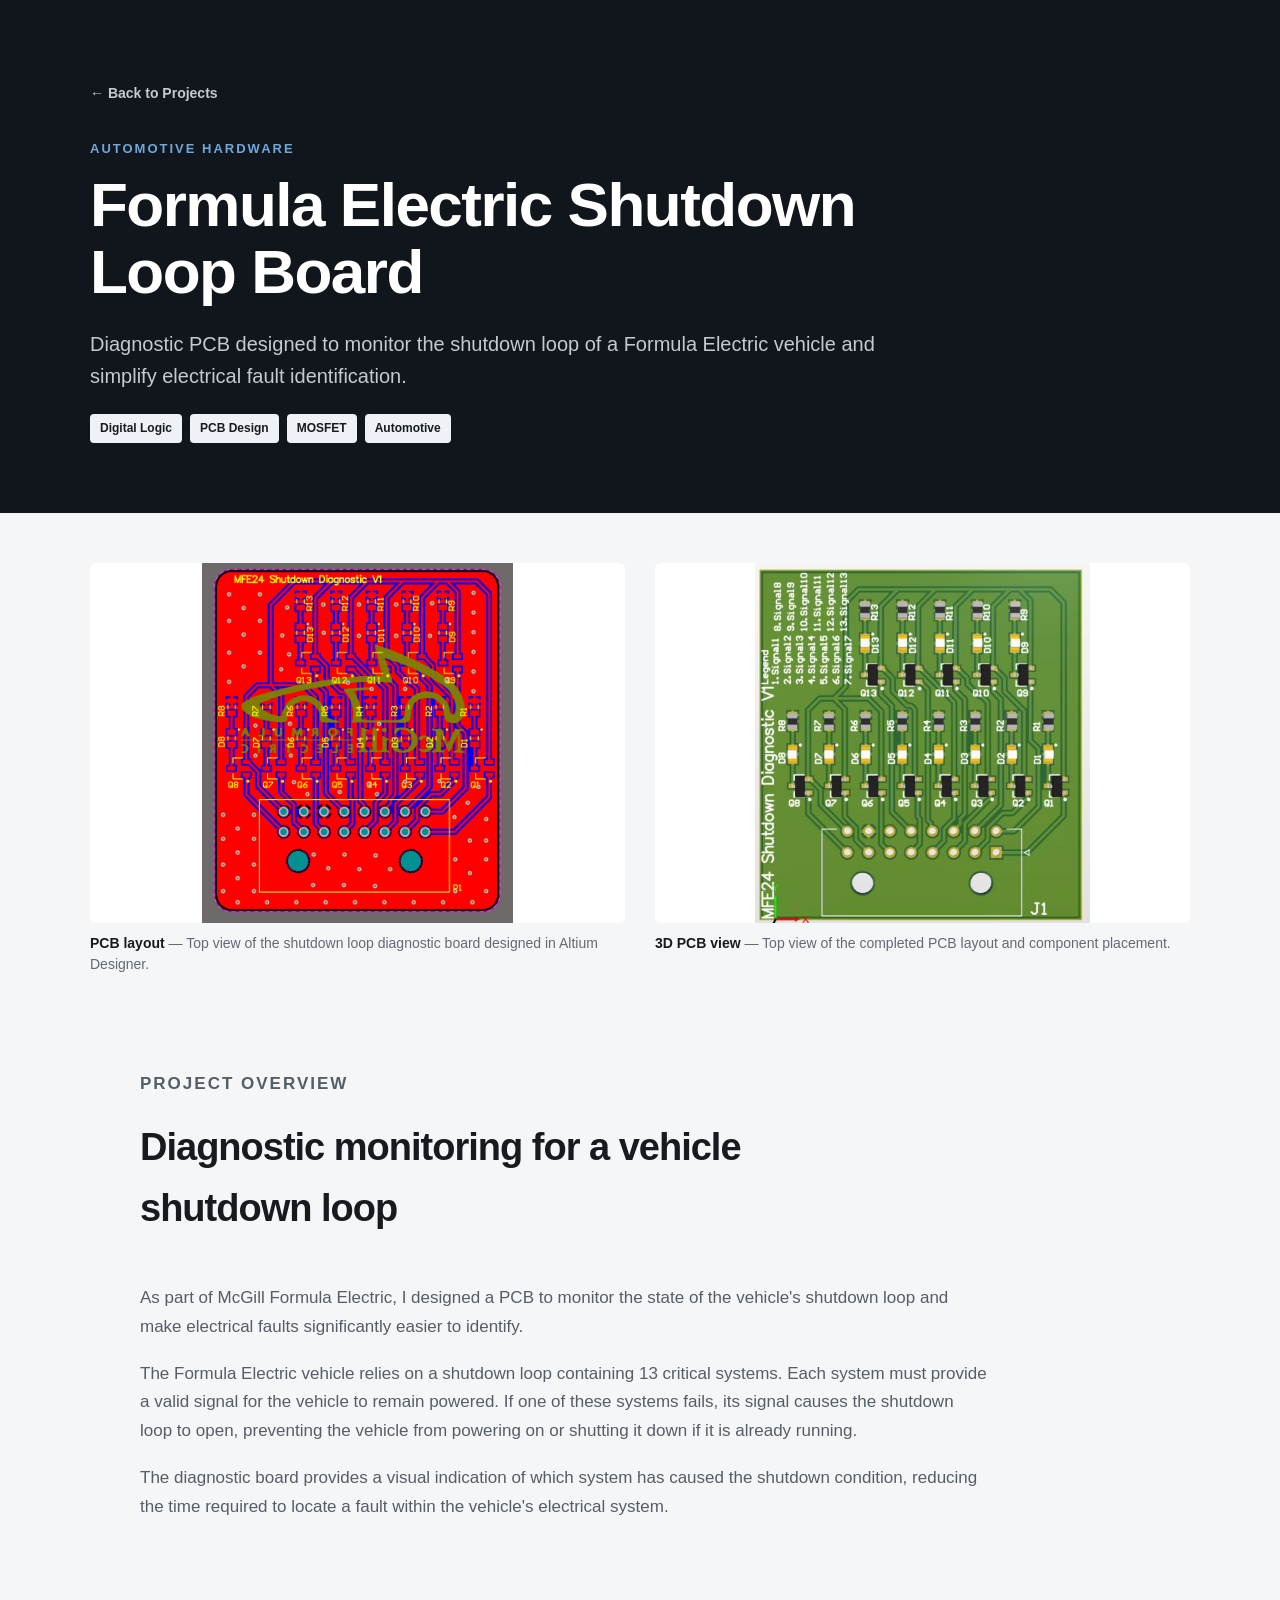
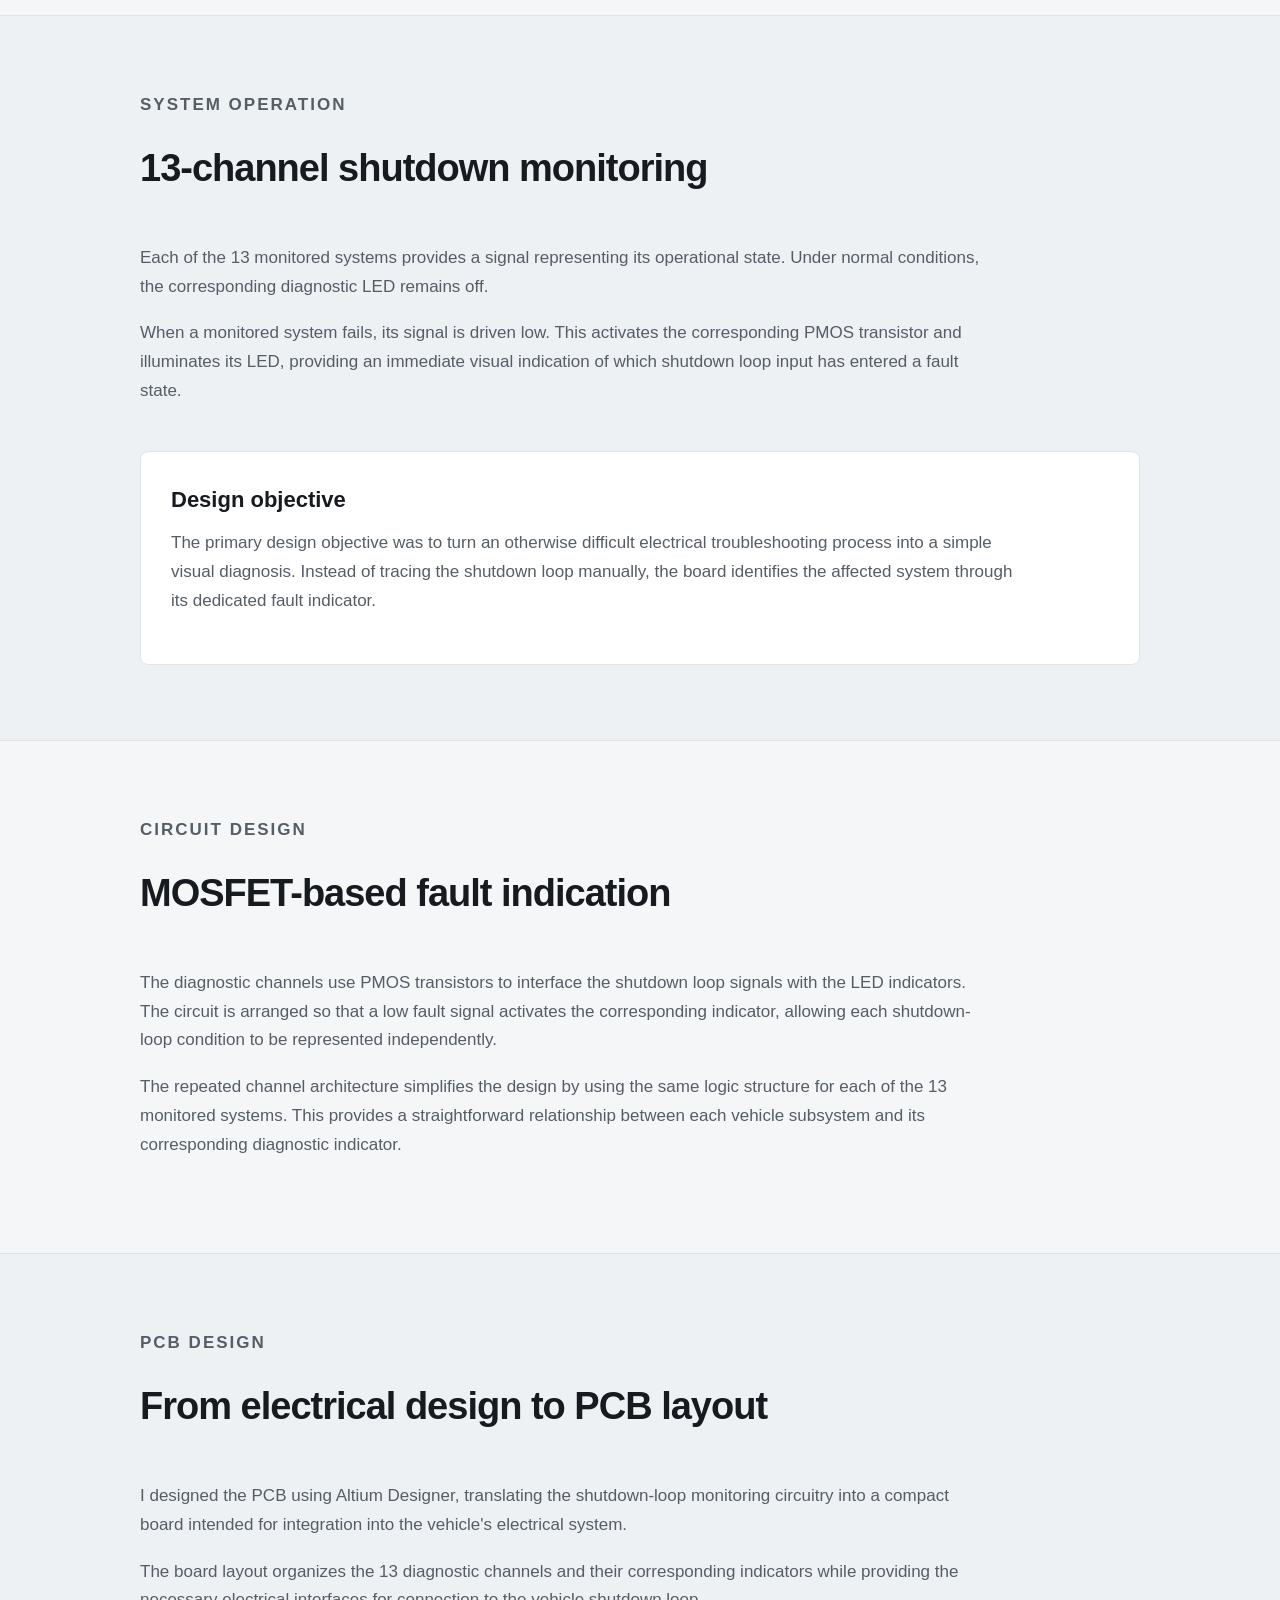
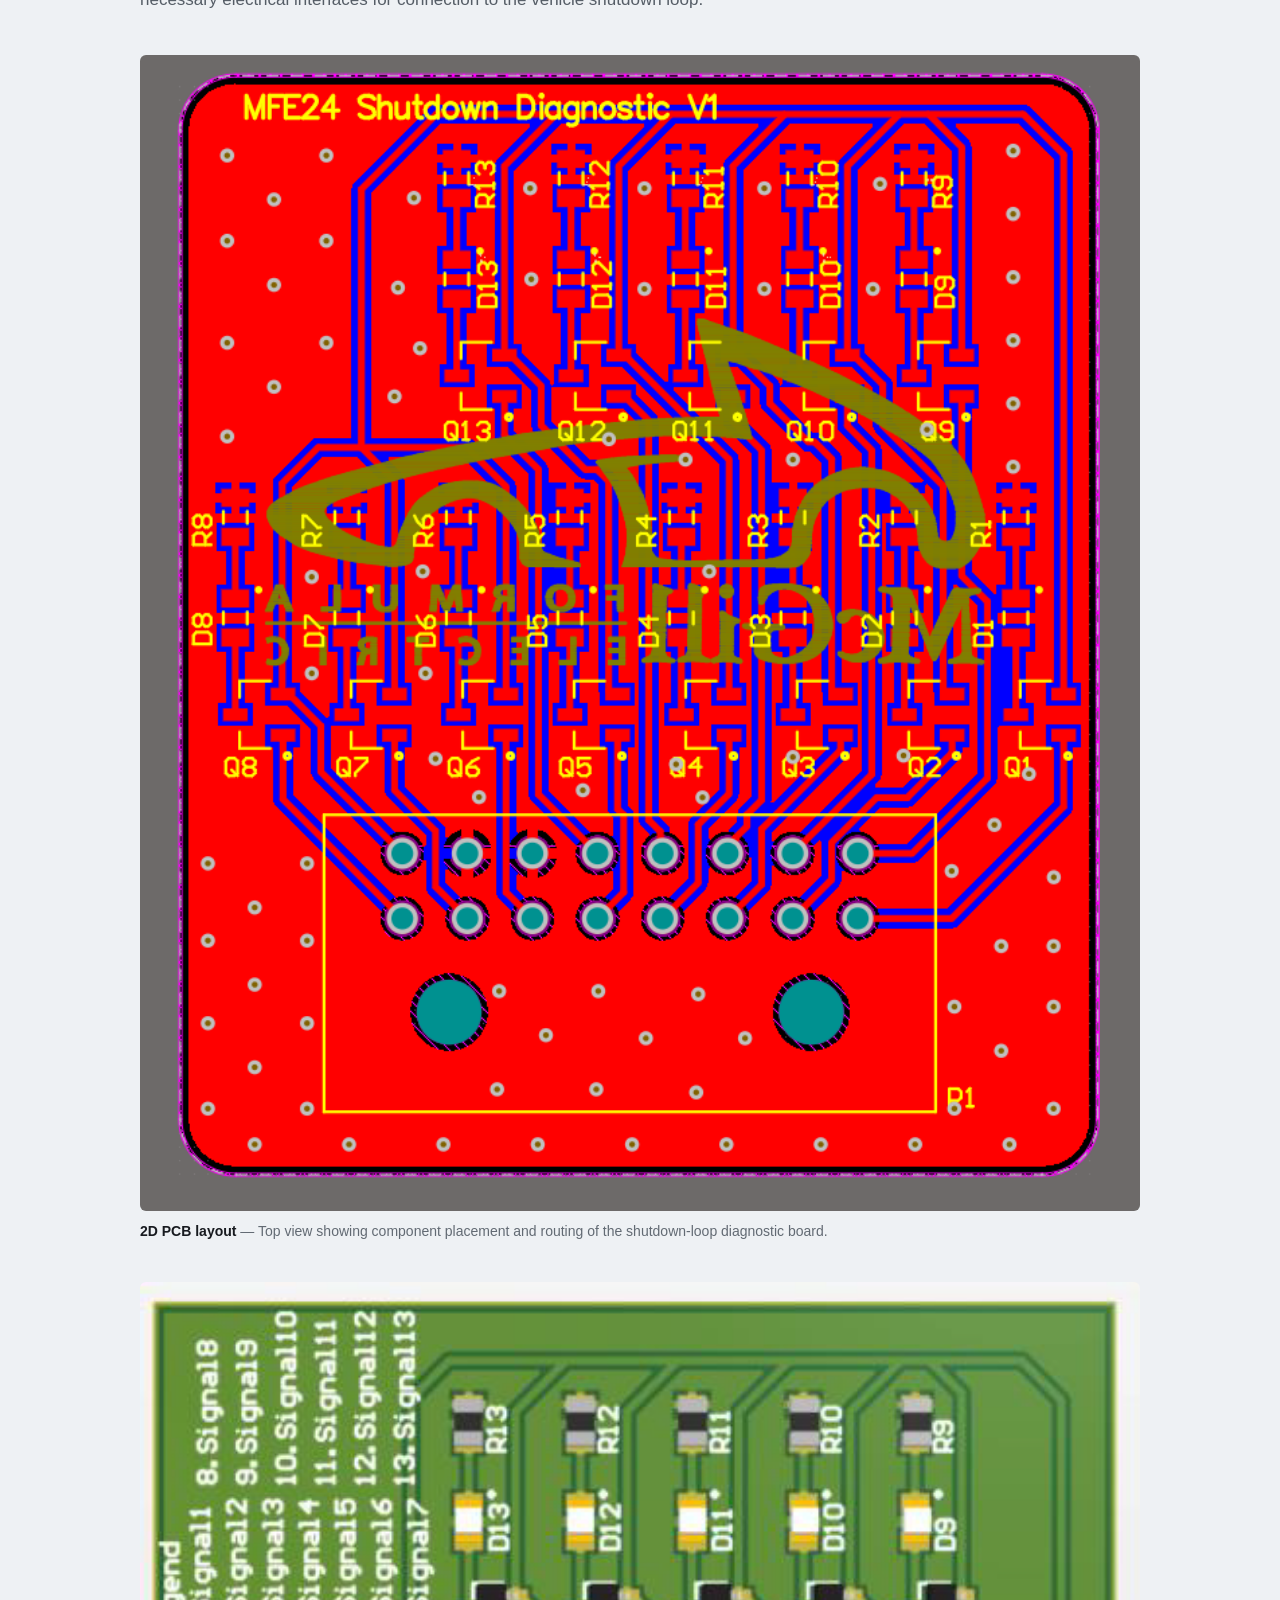
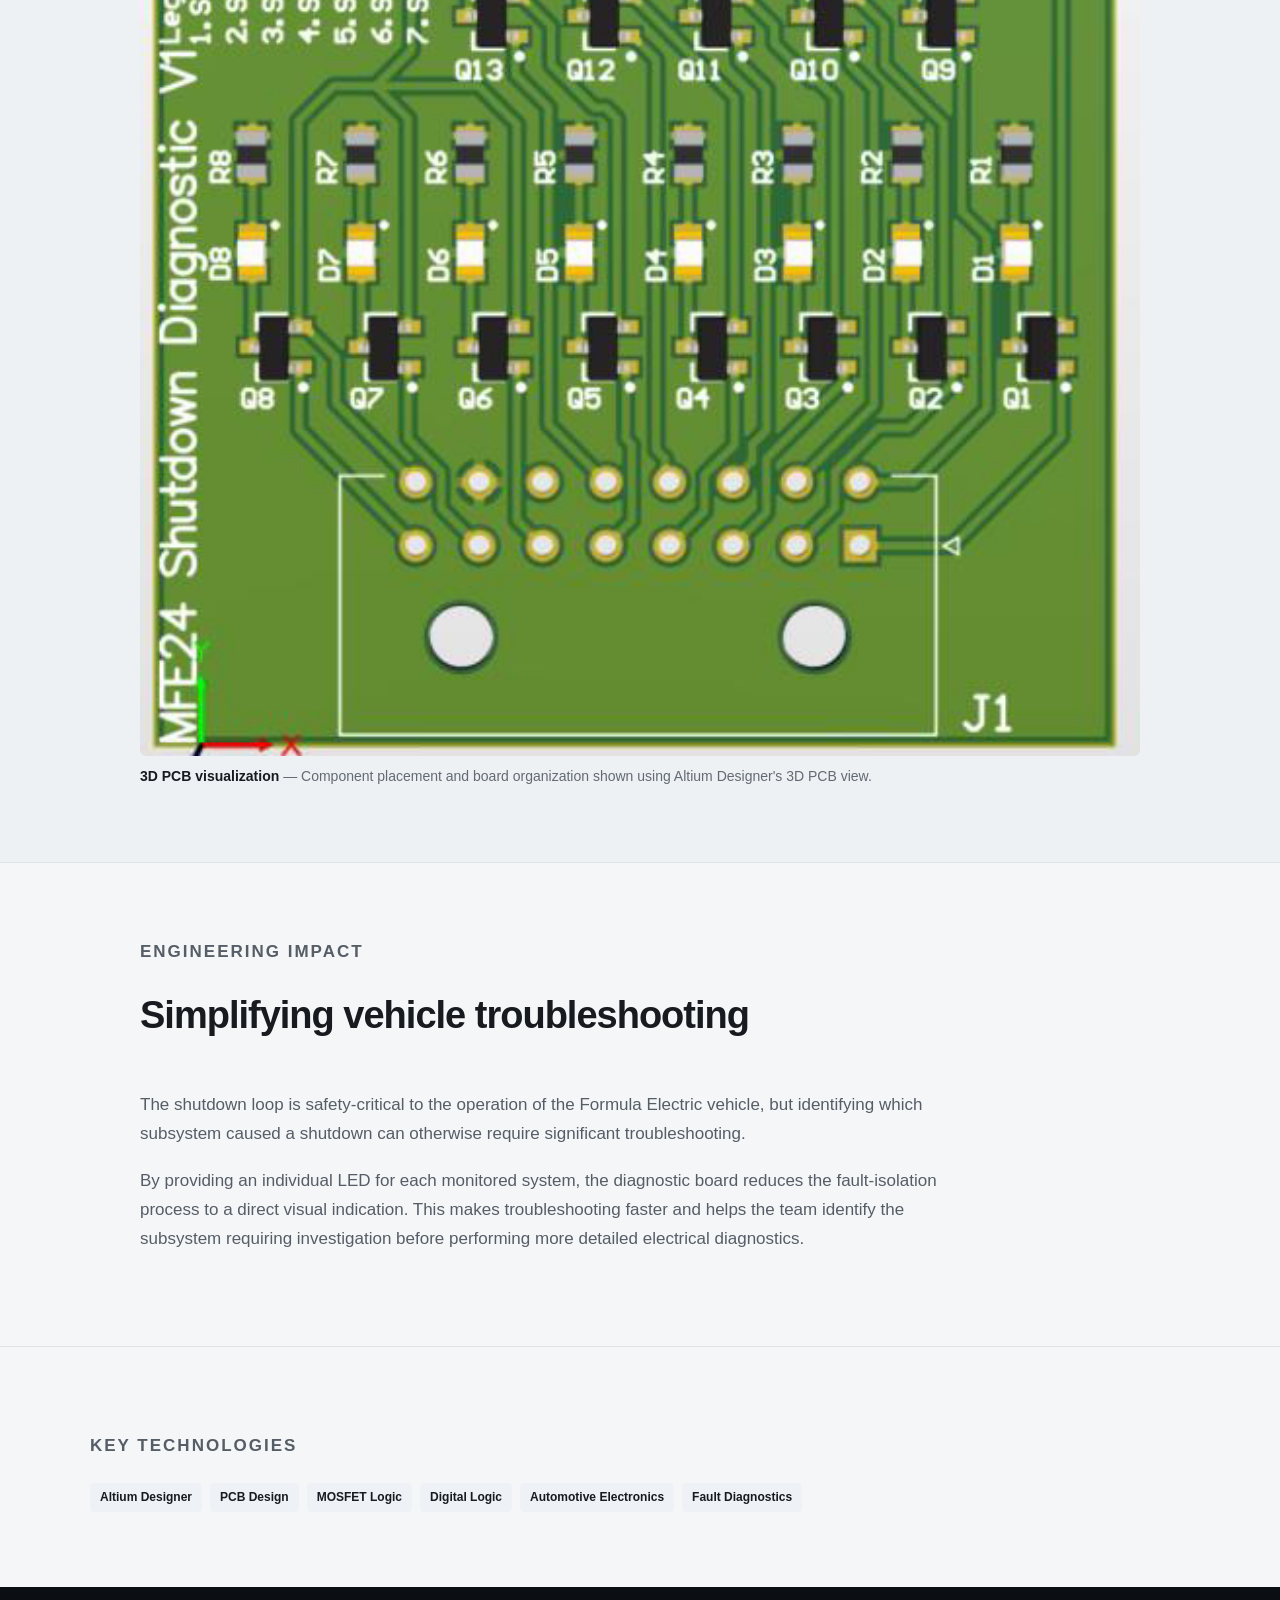
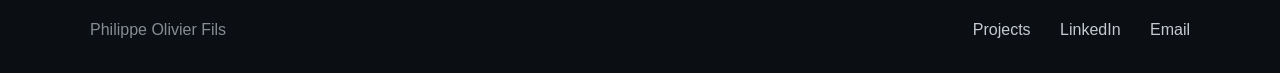
<file: projects/shutdown-loop.html>
<!DOCTYPE html>

<html lang="en">

<head> <meta charset="UTF-8"> <meta name="viewport" content="width=device-width, initial-scale=1.0">

<title>Formula Electric Shutdown Loop Board | Philippe Olivier Fils</title>

<link rel="stylesheet" href="../style.css">

</head>

<body>

<!-- ================= PROJECT HEADER ================= -->

<header class="project-header">

<div class="container">

    <a href="../index.html" class="back-link">
        ← Back to Projects
    </a>

    <p class="eyebrow">
        AUTOMOTIVE HARDWARE
    </p>

    <h1>
        Formula Electric Shutdown Loop Board
    </h1>

    <p class="project-subtitle">
        Diagnostic PCB designed to monitor the shutdown loop of a
        Formula Electric vehicle and simplify electrical fault identification.
    </p>

    <div class="tags">
        <span>Digital Logic</span>
        <span>PCB Design</span>
        <span>MOSFET</span>
        <span>Automotive</span>
    </div>

</div>

</header>

<!-- ================= HERO IMAGES ================= -->

<section class="project-hero-image-section">

<div class="container">

    <div class="project-hero-image-pair">

        <figure class="project-figure">

            <img
                src="../images/shutdown-loop/pcb-2d-layout-top.png"
                alt="Top view of the Formula Electric shutdown loop PCB layout"
            >

            <figcaption>
                <strong>PCB layout</strong> —
                Top view of the shutdown loop diagnostic board designed in Altium Designer.
            </figcaption>

        </figure>


        <figure class="project-figure">

            <img
                src="../images/shutdown-loop/pcb-3d-layout-top.png"
                alt="3D top view of the Formula Electric shutdown loop PCB"
            >

            <figcaption>
                <strong>3D PCB view</strong> —
                Top view of the completed PCB layout and component placement.
            </figcaption>

        </figure>

    </div>

</div>

</section>

<!-- ================= OVERVIEW ================= -->

<main>

<section class="project-section">

<div class="container project-content-wide">

    <div class="section-heading">

        <p class="eyebrow">
            PROJECT OVERVIEW
        </p>

        <h2>
            Diagnostic monitoring for a vehicle shutdown loop
        </h2>

    </div>


    <p>
        As part of McGill Formula Electric, I designed a PCB to monitor
        the state of the vehicle's shutdown loop and make electrical faults
        significantly easier to identify.
    </p>

    <p>
        The Formula Electric vehicle relies on a shutdown loop containing
        13 critical systems. Each system must provide a valid signal for
        the vehicle to remain powered. If one of these systems fails, its
        signal causes the shutdown loop to open, preventing the vehicle
        from powering on or shutting it down if it is already running.
    </p>

    <p>
        The diagnostic board provides a visual indication of which system
        has caused the shutdown condition, reducing the time required to
        locate a fault within the vehicle's electrical system.
    </p>

</div>

</section>

<!-- ================= SYSTEM OPERATION ================= -->

<section class="project-section project-section-alt">

<div class="container project-content-wide">

    <div class="section-heading">

        <p class="eyebrow">
            SYSTEM OPERATION
        </p>

        <h2>
            13-channel shutdown monitoring
        </h2>

    </div>


    <p>
        Each of the 13 monitored systems provides a signal representing
        its operational state. Under normal conditions, the corresponding
        diagnostic LED remains off.
    </p>

    <p>
        When a monitored system fails, its signal is driven low. This
        activates the corresponding PMOS transistor and illuminates its
        LED, providing an immediate visual indication of which shutdown
        loop input has entered a fault state.
    </p>


    <div class="project-highlight">

        <h3>
            Design objective
        </h3>

        <p>
            The primary design objective was to turn an otherwise difficult
            electrical troubleshooting process into a simple visual
            diagnosis. Instead of tracing the shutdown loop manually,
            the board identifies the affected system through its dedicated
            fault indicator.
        </p>

    </div>

</div>

</section>

<!-- ================= CIRCUIT DESIGN ================= -->

<section class="project-section">

<div class="container project-content-wide">

    <div class="section-heading">

        <p class="eyebrow">
            CIRCUIT DESIGN
        </p>

        <h2>
            MOSFET-based fault indication
        </h2>

    </div>


    <p>
        The diagnostic channels use PMOS transistors to interface the
        shutdown loop signals with the LED indicators. The circuit is
        arranged so that a low fault signal activates the corresponding
        indicator, allowing each shutdown-loop condition to be represented
        independently.
    </p>

    <p>
        The repeated channel architecture simplifies the design by using
        the same logic structure for each of the 13 monitored systems.
        This provides a straightforward relationship between each vehicle
        subsystem and its corresponding diagnostic indicator.
    </p>

</div>

</section>

<!-- ================= PCB DESIGN ================= -->

<section class="project-section project-section-alt">

<div class="container project-content-wide">

    <div class="section-heading">

        <p class="eyebrow">
            PCB DESIGN
        </p>

        <h2>
            From electrical design to PCB layout
        </h2>

    </div>


    <p>
        I designed the PCB using Altium Designer, translating the
        shutdown-loop monitoring circuitry into a compact board intended
        for integration into the vehicle's electrical system.
    </p>

    <p>
        The board layout organizes the 13 diagnostic channels and their
        corresponding indicators while providing the necessary electrical
        interfaces for connection to the vehicle shutdown loop.
    </p>


    <figure class="project-figure project-figure-large">

        <img
            src="../images/shutdown-loop/pcb-2d-layout-top.png"
            alt="2D top view of the Formula Electric shutdown loop PCB layout"
        >

        <figcaption>
            <strong>2D PCB layout</strong> —
            Top view showing component placement and routing of the
            shutdown-loop diagnostic board.
        </figcaption>

    </figure>


    <figure class="project-figure project-figure-large">

        <img
            src="../images/shutdown-loop/pcb-3d-layout-top.png"
            alt="3D top view of the Formula Electric shutdown loop PCB"
        >

        <figcaption>
            <strong>3D PCB visualization</strong> —
            Component placement and board organization shown using
            Altium Designer's 3D PCB view.
        </figcaption>

    </figure>

</div>

</section>

<!-- ================= ENGINEERING IMPACT ================= -->

<section class="project-section">

<div class="container project-content-wide">

    <div class="section-heading">

        <p class="eyebrow">
            ENGINEERING IMPACT
        </p>

        <h2>
            Simplifying vehicle troubleshooting
        </h2>

    </div>


    <p>
        The shutdown loop is safety-critical to the operation of the
        Formula Electric vehicle, but identifying which subsystem caused
        a shutdown can otherwise require significant troubleshooting.
    </p>

    <p>
        By providing an individual LED for each monitored system, the
        diagnostic board reduces the fault-isolation process to a direct
        visual indication. This makes troubleshooting faster and helps
        the team identify the subsystem requiring investigation before
        performing more detailed electrical diagnostics.
    </p>

</div>

</section>

<!-- ================= PROJECT SUMMARY ================= -->

<section class="project-section">

<div class="container">

    <div class="project-summary">

        <p class="eyebrow">
            KEY TECHNOLOGIES
        </p>

        <div class="tags">
            <span>Altium Designer</span>
            <span>PCB Design</span>
            <span>MOSFET Logic</span>
            <span>Digital Logic</span>
            <span>Automotive Electronics</span>
            <span>Fault Diagnostics</span>
        </div>

    </div>

</div>

</section>

</main>

<!-- ================= FOOTER ================= -->

<footer>

<div class="container">

    <p>
        Philippe Olivier Fils
    </p>

    <div>

        <a href="../index.html">
            Projects
        </a>

        <a
            href="https://www.linkedin.com/in/philippeolivierfils"
            target="_blank"
        >
            LinkedIn
        </a>

        <a href="mailto:philippe.fils@mail.mcgill.ca">
            Email
        </a>

    </div>

</div>

</footer>

</body> </html>
</file>
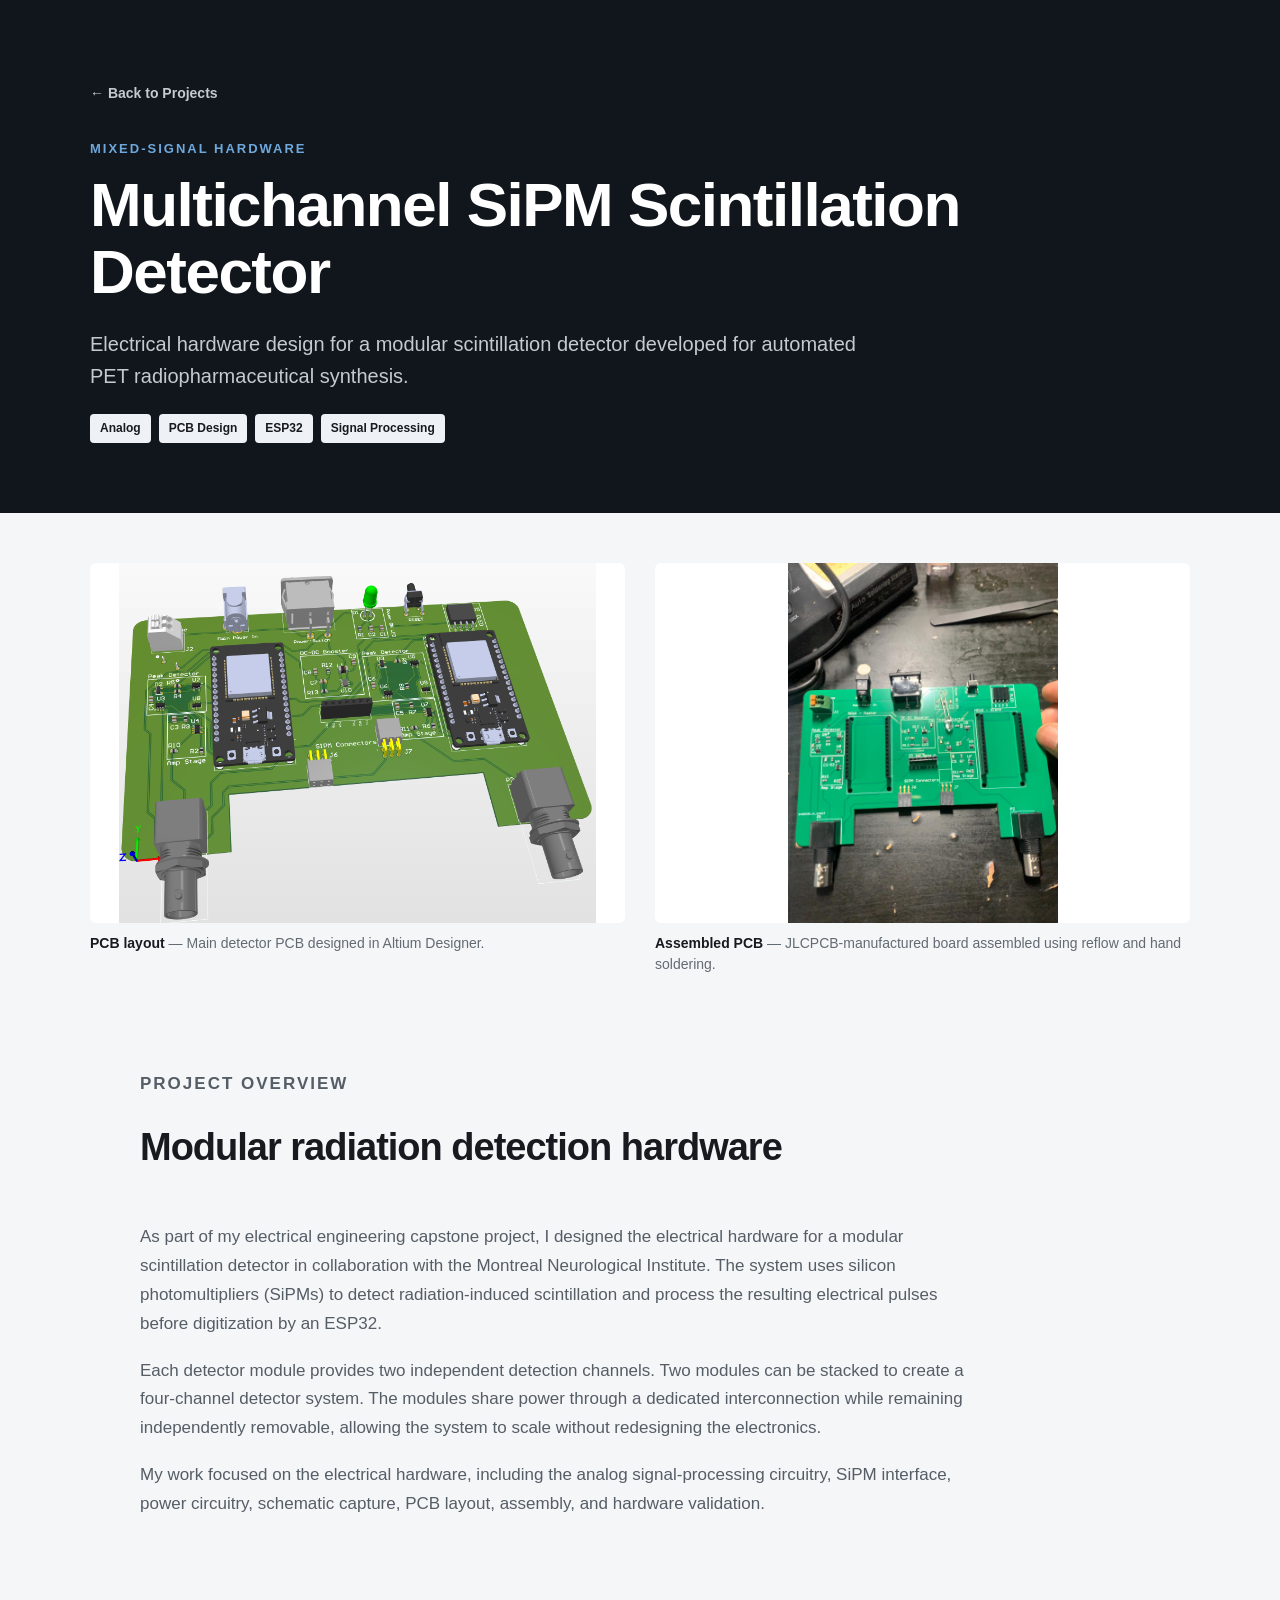
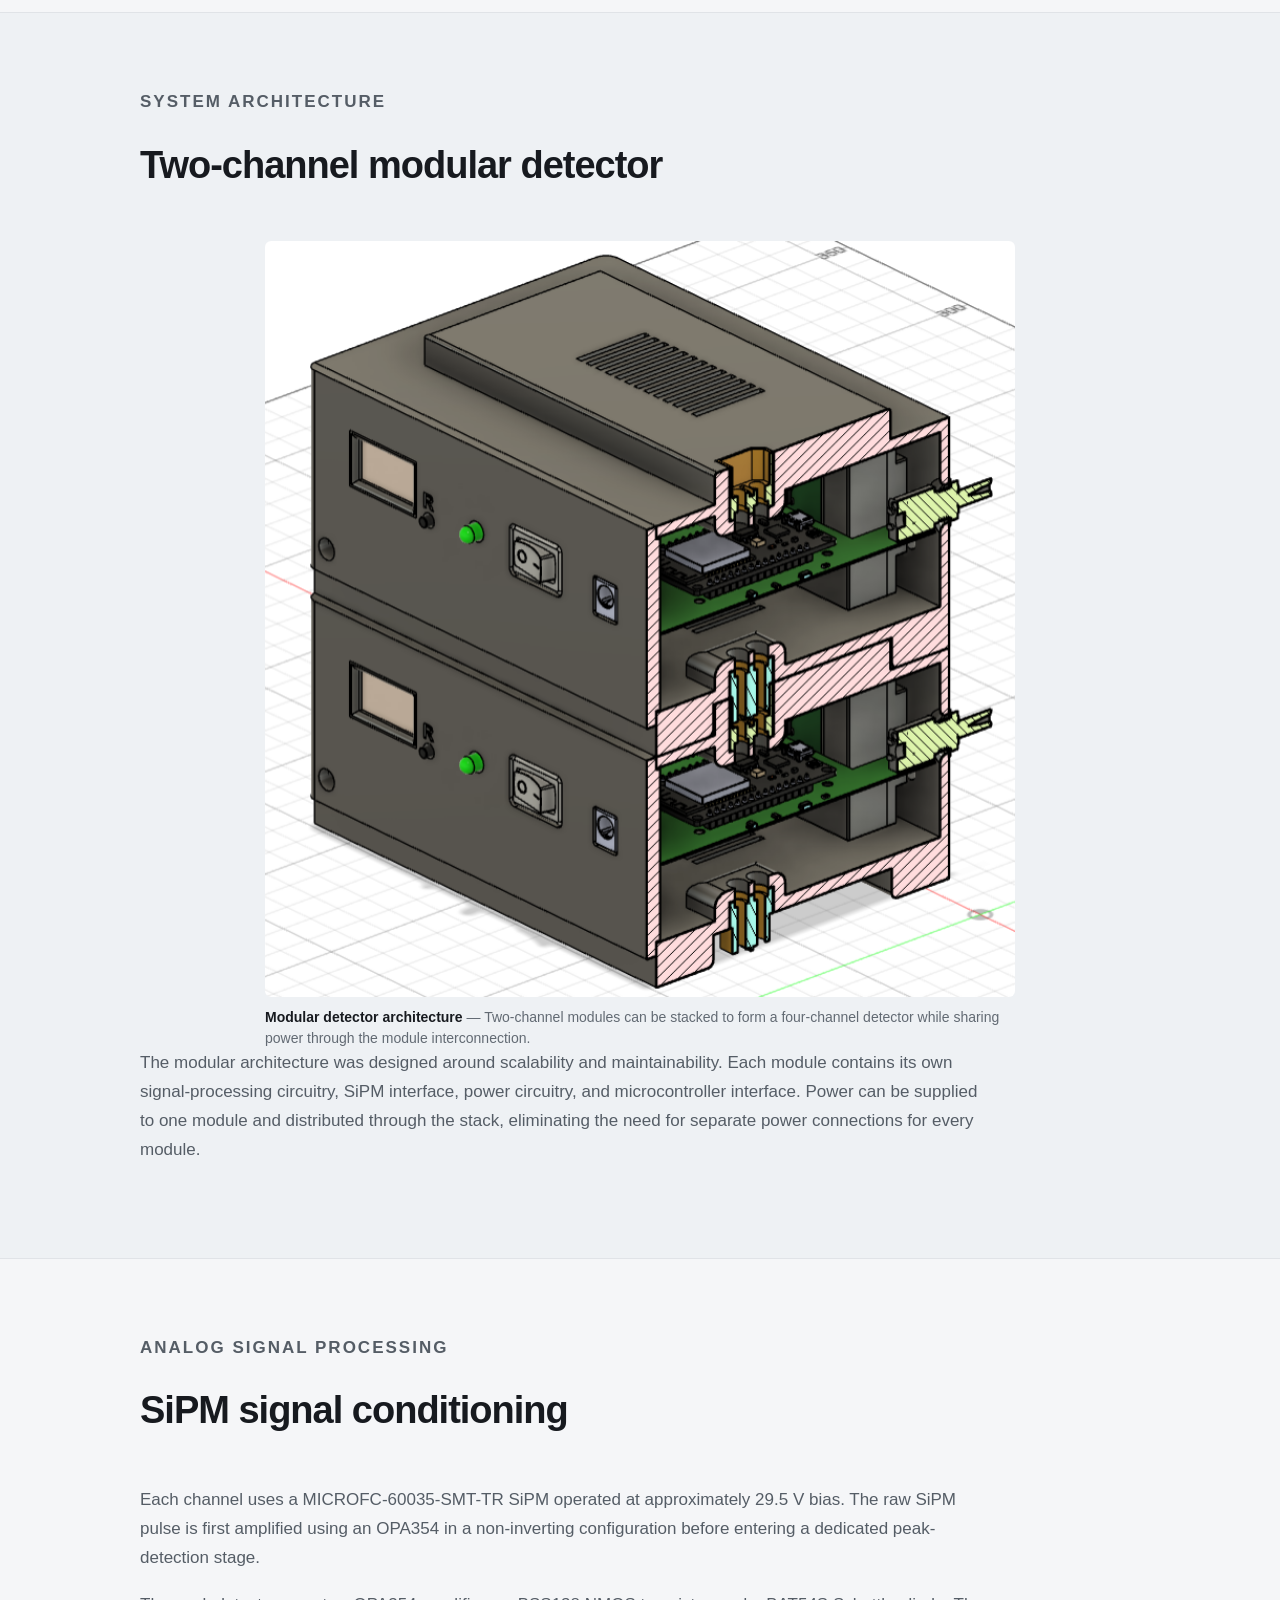
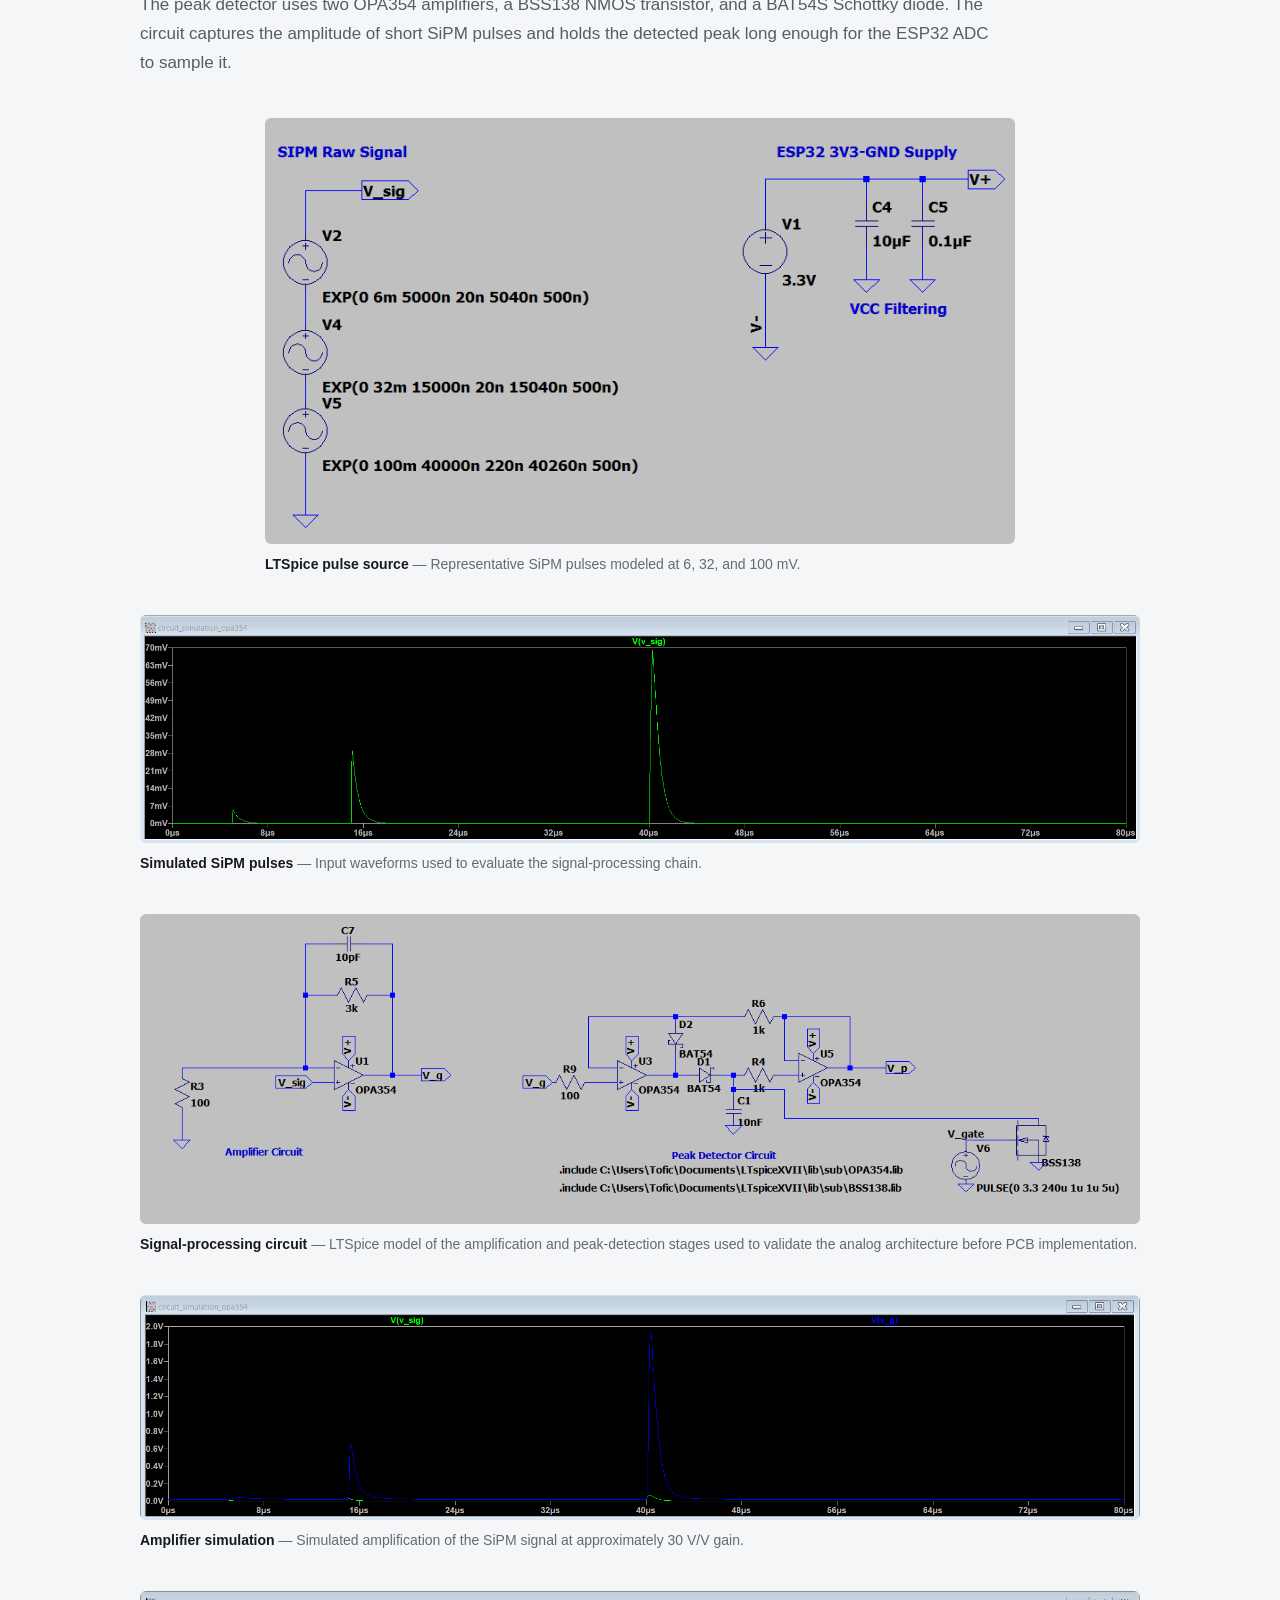
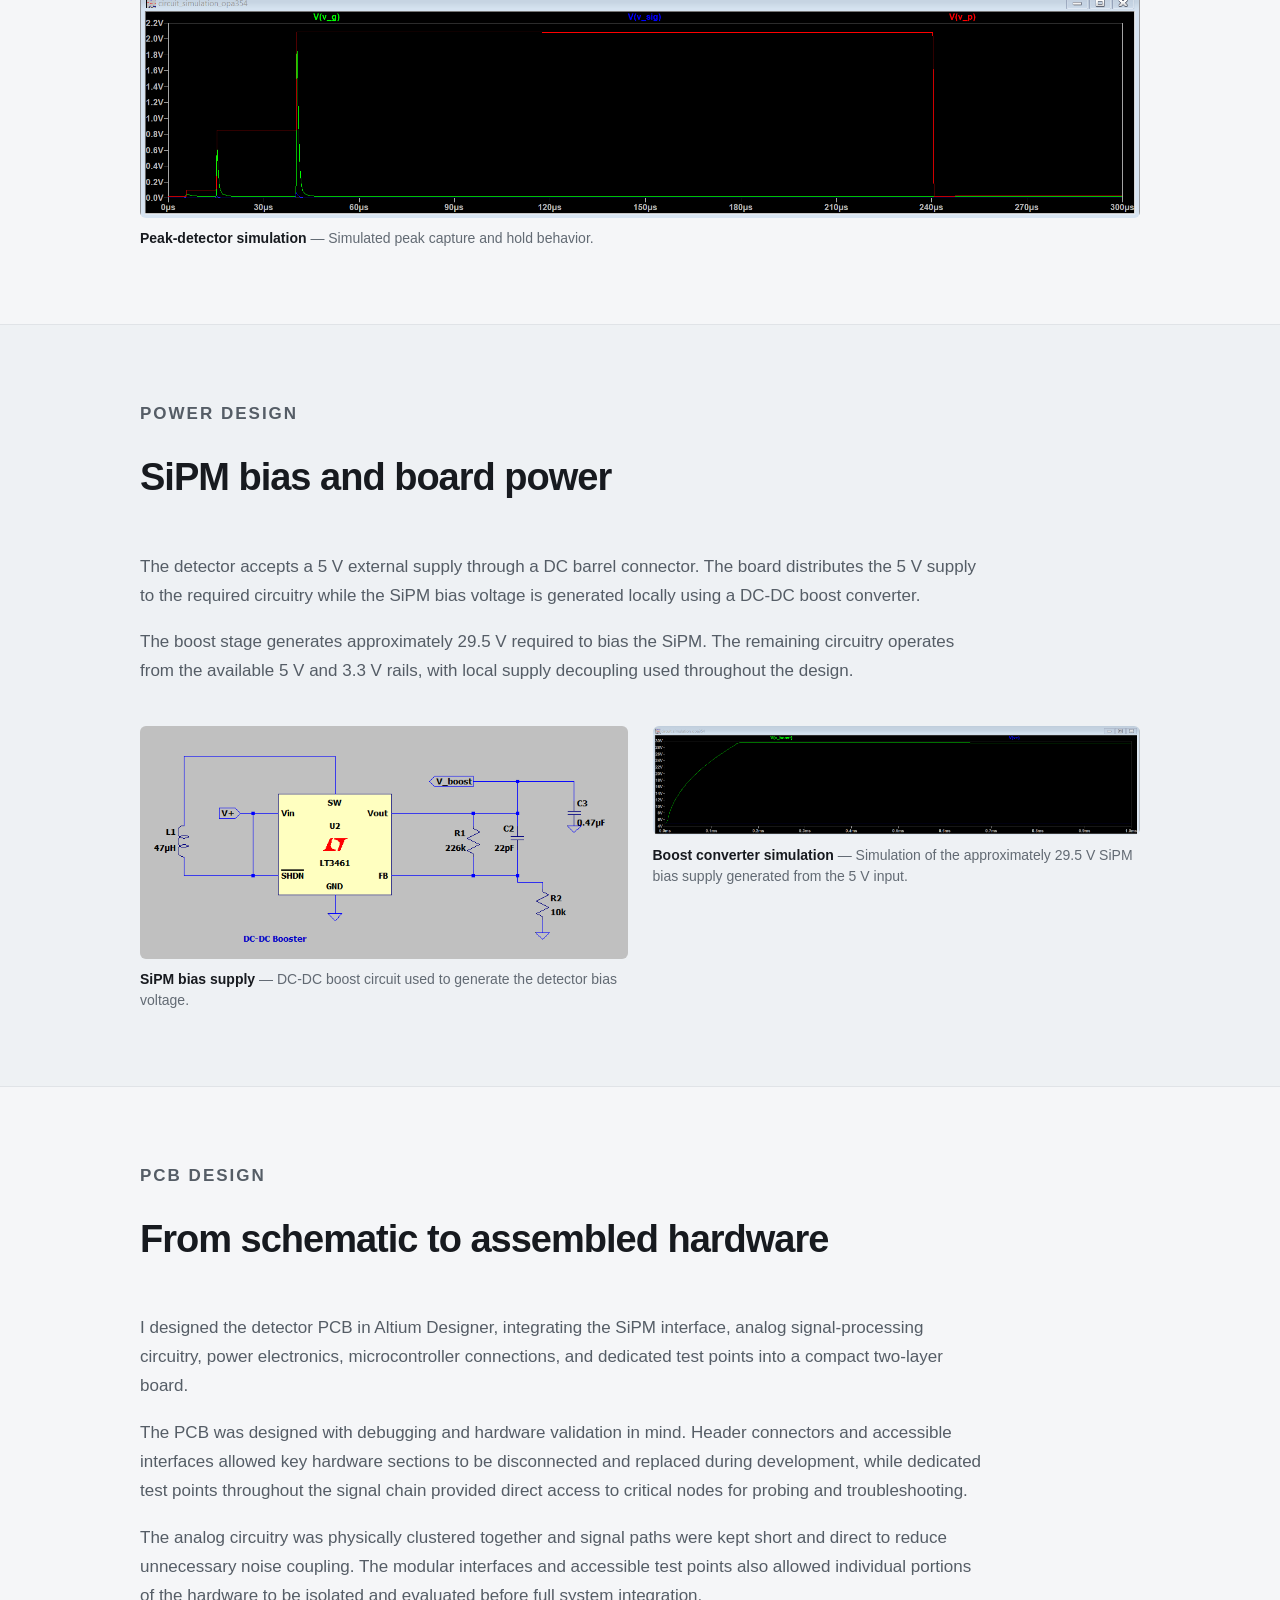
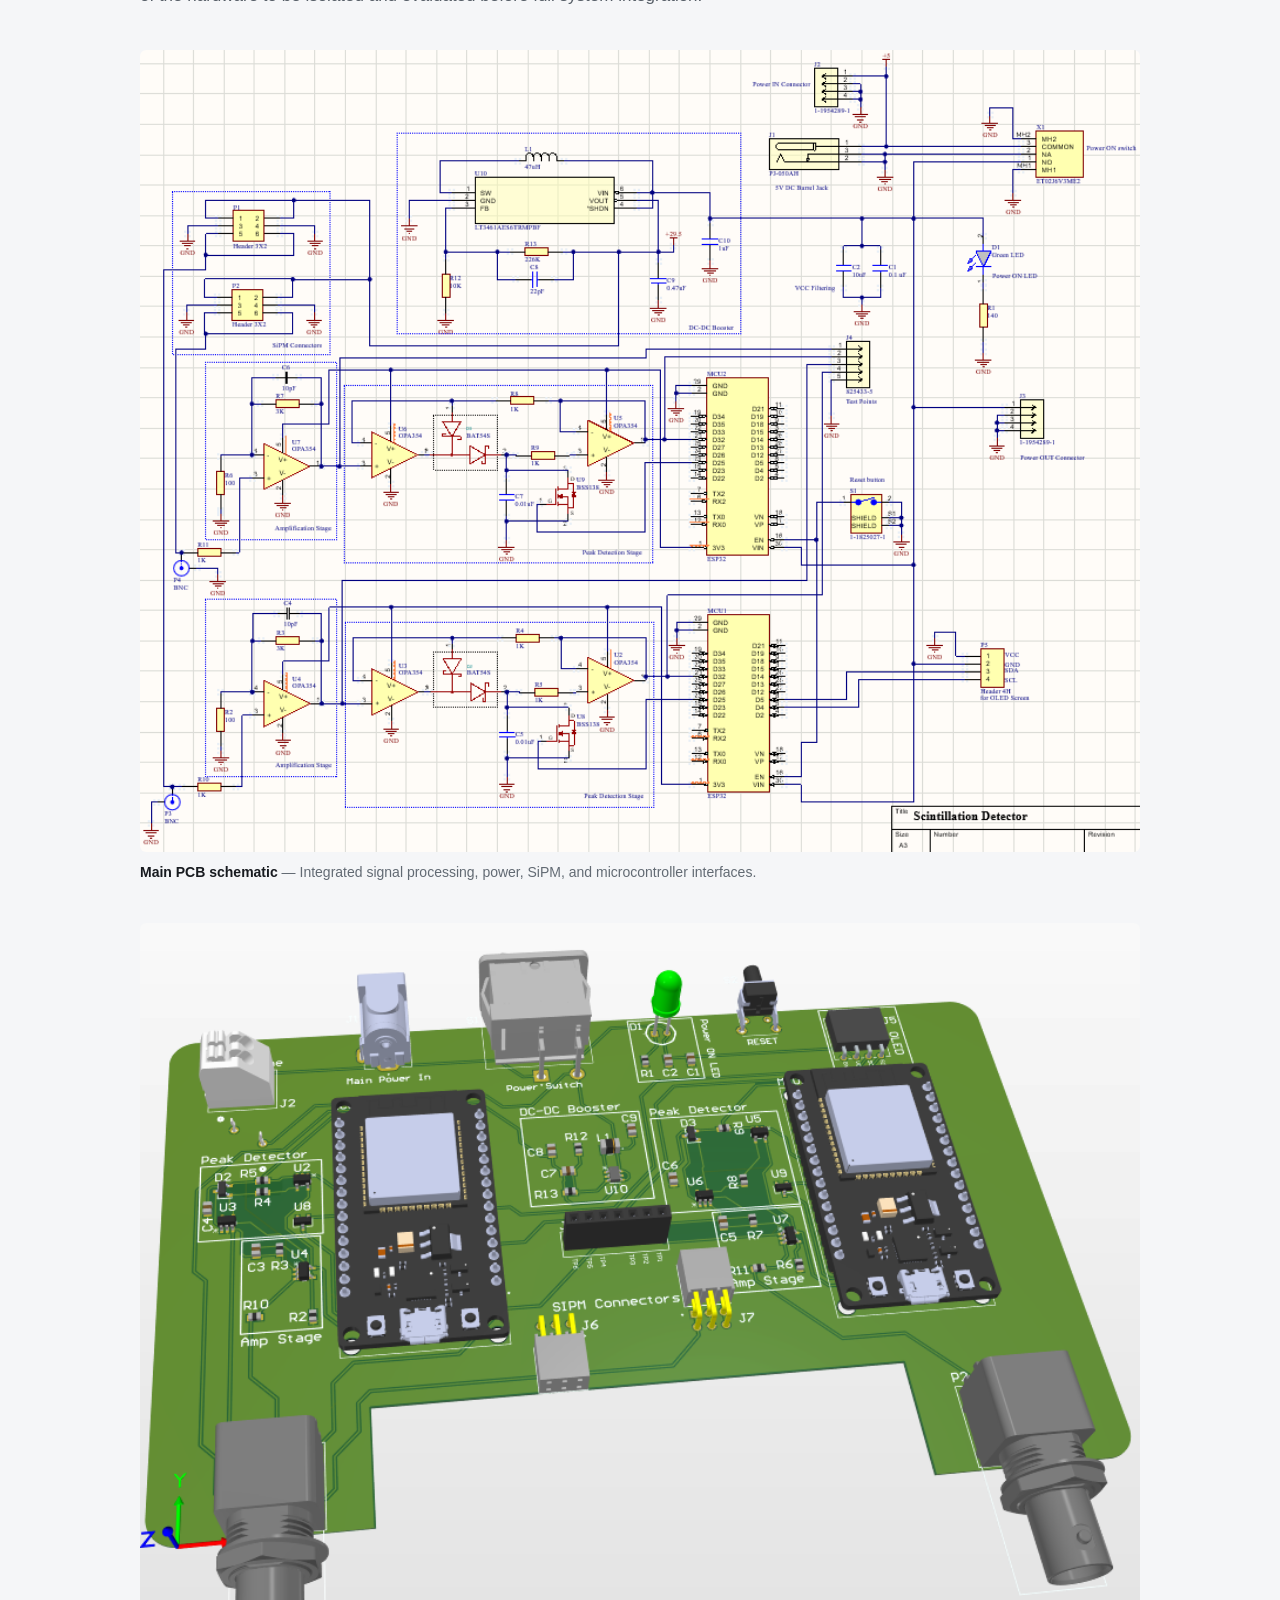
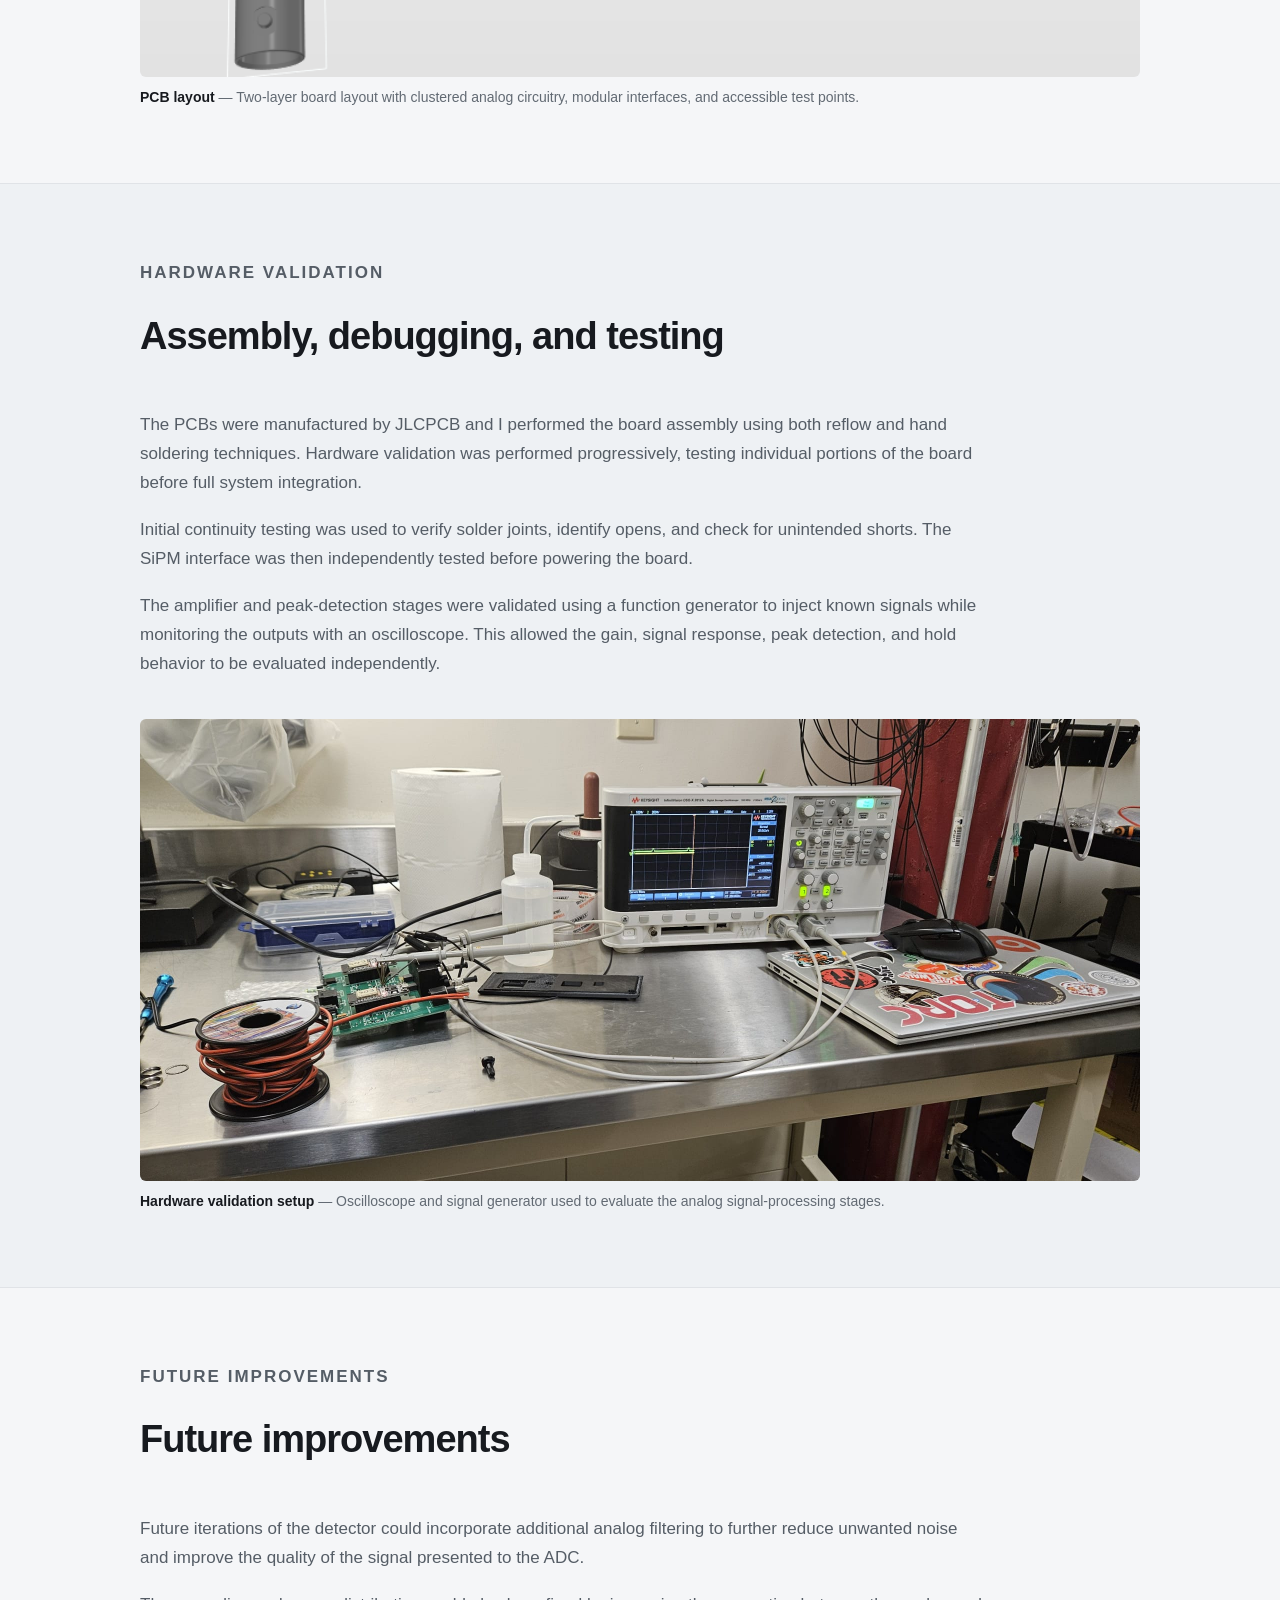
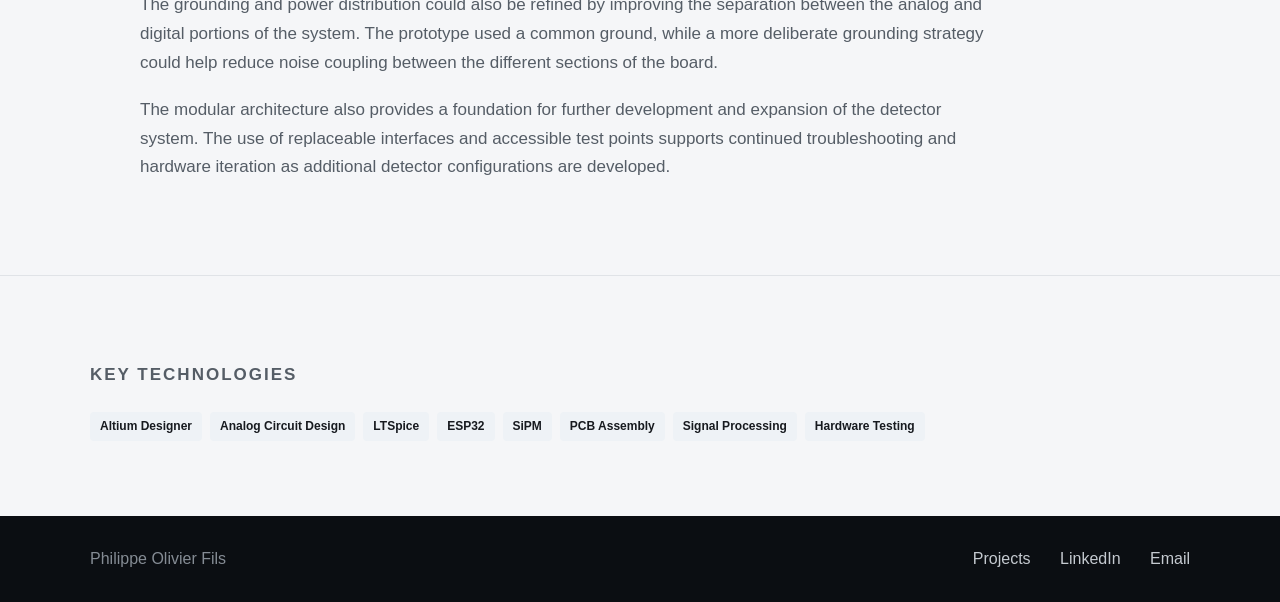
<file: projects/sipm-detector.html>
<!DOCTYPE html>

<html lang="en">

<head> <meta charset="UTF-8"> <meta name="viewport" content="width=device-width, initial-scale=1.0">

<title>Multichannel SiPM Scintillation Detector | Philippe Olivier Fils</title>

<link rel="stylesheet" href="../style.css">

</head>

<body>

<!-- ================= PROJECT HEADER ================= -->

<header class="project-header">

<div class="container">

    <a href="../index.html" class="back-link">
        ← Back to Projects
    </a>

    <p class="eyebrow">
        MIXED-SIGNAL HARDWARE
    </p>

    <h1>
        Multichannel SiPM Scintillation Detector
    </h1>

    <p class="project-subtitle">
        Electrical hardware design for a modular scintillation detector
        developed for automated PET radiopharmaceutical synthesis.
    </p>

    <div class="tags">
        <span>Analog</span>
        <span>PCB Design</span>
        <span>ESP32</span>
        <span>Signal Processing</span>
    </div>

</div>

</header>

<!-- ================= HERO IMAGES ================= -->

<section class="project-hero-image-section">

<div class="container">

    <div class="project-hero-image-pair">

        <figure class="project-figure">

            <img
                src="../images/sipm/main-pcb-layout.png"
                alt="Altium PCB layout of the SiPM detector main board"
            >

            <figcaption>
                <strong>PCB layout</strong> — Main detector PCB designed in Altium Designer.
            </figcaption>

        </figure>

        <figure class="project-figure">

            <img
                src="../images/sipm/main-pcb-assembled.jpg"
                alt="Assembled SiPM detector main PCB"
            >

            <figcaption>
                <strong>Assembled PCB</strong> — JLCPCB-manufactured board assembled using reflow and hand soldering.
            </figcaption>

        </figure>

    </div>

</div>

</section>

<!-- ================= OVERVIEW ================= -->

<main>

<section class="project-section">

<div class="container project-content-wide">

    <div class="section-heading">

        <p class="eyebrow">
            PROJECT OVERVIEW
        </p>

        <h2>
            Modular radiation detection hardware
        </h2>

    </div>

    <p>
        As part of my electrical engineering capstone project, I designed
        the electrical hardware for a modular scintillation detector in
        collaboration with the Montreal Neurological Institute. The system
        uses silicon photomultipliers (SiPMs) to detect radiation-induced
        scintillation and process the resulting electrical pulses before
        digitization by an ESP32.
    </p>

    <p>
        Each detector module provides two independent detection channels.
        Two modules can be stacked to create a four-channel detector
        system. The modules share power through a dedicated interconnection
        while remaining independently removable, allowing the system to
        scale without redesigning the electronics.
    </p>

    <p>
        My work focused on the electrical hardware, including the analog
        signal-processing circuitry, SiPM interface, power circuitry,
        schematic capture, PCB layout, assembly, and hardware validation.
    </p>

</div>

</section>

<!-- ================= SYSTEM ARCHITECTURE ================= -->

<section class="project-section project-section-alt">

<div class="container project-content-wide">

    <div class="section-heading">

        <p class="eyebrow">
            SYSTEM ARCHITECTURE
        </p>

        <h2>
            Two-channel modular detector
        </h2>

    </div>

    <figure class="project-figure project-figure-large project-figure-medium">

        <img
            src="../images/sipm/modular-cross.png"
            alt="Cross section showing stacked detector modules"
        >

        <figcaption>
            <strong>Modular detector architecture</strong> —
            Two-channel modules can be stacked to form a four-channel
            detector while sharing power through the module interconnection.
        </figcaption>

    </figure>

    <p>
        The modular architecture was designed around scalability and
        maintainability. Each module contains its own signal-processing
        circuitry, SiPM interface, power circuitry, and microcontroller
        interface. Power can be supplied to one module and distributed
        through the stack, eliminating the need for separate power
        connections for every module.
    </p>

</div>

</section>

<!-- ================= SIGNAL PROCESSING ================= -->

<section class="project-section">

<div class="container project-content-wide">

    <div class="section-heading">

        <p class="eyebrow">
            ANALOG SIGNAL PROCESSING
        </p>

        <h2>
            SiPM signal conditioning
        </h2>

    </div>

    <p>
        Each channel uses a MICROFC-60035-SMT-TR SiPM operated at
        approximately 29.5 V bias. The raw SiPM pulse is first amplified
        using an OPA354 in a non-inverting configuration before entering
        a dedicated peak-detection stage.
    </p>

    <p>
        The peak detector uses two OPA354 amplifiers, a BSS138 NMOS
        transistor, and a BAT54S Schottky diode. The circuit captures the
        amplitude of short SiPM pulses and holds the detected peak long
        enough for the ESP32 ADC to sample it.
    </p>

    <figure class="project-figure project-figure-large project-figure-medium">

        <img
            src="../images/sipm/ltspice-raw-signal-generator-circuit.png"
            alt="LTSpice circuit generating simulated SiPM pulses"
        >

        <figcaption>
            <strong>LTSpice pulse source</strong> —
            Representative SiPM pulses modeled at 6, 32, and 100 mV.
        </figcaption>

    </figure>

    <figure class="project-figure project-figure-large">

        <img
            src="../images/sipm/sipm-raw-signals-sim.png"
            alt="Simulated raw SiPM signals"
        >

        <figcaption>
            <strong>Simulated SiPM pulses</strong> —
            Input waveforms used to evaluate the signal-processing chain.
        </figcaption>

    </figure>

    <figure class="project-figure project-figure-large">

        <img
            src="../images/sipm/ltspice-signal-processing-circuit.png"
            alt="LTSpice signal processing circuit"
        >

        <figcaption>
            <strong>Signal-processing circuit</strong> —
            LTSpice model of the amplification and peak-detection stages
            used to validate the analog architecture before PCB implementation.
        </figcaption>

    </figure>

    <figure class="project-figure project-figure-large">

        <img
            src="../images/sipm/sipm-amp-sim.png"
            alt="LTSpice amplifier simulation"
        >

        <figcaption>
            <strong>Amplifier simulation</strong> —
            Simulated amplification of the SiPM signal at approximately
            30 V/V gain.
        </figcaption>

    </figure>

    <figure class="project-figure project-figure-large">

        <img
            src="../images/sipm/sipm-peak-detect-sim.png"
            alt="LTSpice peak detector simulation"
        >

        <figcaption>
            <strong>Peak-detector simulation</strong> —
            Simulated peak capture and hold behavior.
        </figcaption>

    </figure>

</div>

</section>

<!-- ================= POWER ================= -->

<section class="project-section project-section-alt">

<div class="container project-content-wide">

    <div class="section-heading">

        <p class="eyebrow">
            POWER DESIGN
        </p>

        <h2>
            SiPM bias and board power
        </h2>

    </div>

    <p>
        The detector accepts a 5 V external supply through a DC barrel
        connector. The board distributes the 5 V supply to the required
        circuitry while the SiPM bias voltage is generated locally using
        a DC-DC boost converter.
    </p>

    <p>
        The boost stage generates approximately 29.5 V required to bias
        the SiPM. The remaining circuitry operates from the available
        5 V and 3.3 V rails, with local supply decoupling used throughout
        the design.
    </p>

    <div class="project-figure-grid">

        <figure class="project-figure">

            <img
                src="../images/sipm/ltspice-dcdc-circuit.png"
                alt="LTSpice DC-DC boost circuit"
            >

            <figcaption>
                <strong>SiPM bias supply</strong> —
                DC-DC boost circuit used to generate the detector bias voltage.
            </figcaption>

        </figure>

        <figure class="project-figure">

            <img
                src="../images/sipm/DC-DC-boost-sim.png"
                alt="LTSpice DC-DC boost simulation"
            >

            <figcaption>
                <strong>Boost converter simulation</strong> —
                Simulation of the approximately 29.5 V SiPM bias supply
                generated from the 5 V input.
            </figcaption>

        </figure>

    </div>

</div>

</section>

<!-- ================= PCB DESIGN ================= -->

<section class="project-section">

<div class="container project-content-wide">

    <div class="section-heading">

        <p class="eyebrow">
            PCB DESIGN
        </p>

        <h2>
            From schematic to assembled hardware
        </h2>

    </div>

    <p>
        I designed the detector PCB in Altium Designer, integrating the
        SiPM interface, analog signal-processing circuitry, power
        electronics, microcontroller connections, and dedicated test
        points into a compact two-layer board.
    </p>

    <p>
        The PCB was designed with debugging and hardware validation in
        mind. Header connectors and accessible interfaces allowed key
        hardware sections to be disconnected and replaced during
        development, while dedicated test points throughout the signal
        chain provided direct access to critical nodes for probing and
        troubleshooting.
    </p>

    <p>
        The analog circuitry was physically clustered together and signal
        paths were kept short and direct to reduce unnecessary noise
        coupling. The modular interfaces and accessible test points also
        allowed individual portions of the hardware to be isolated and
        evaluated before full system integration.
    </p>

    <figure class="project-figure project-figure-large">

        <img
            src="../images/sipm/main-pcb-schematic.png"
            alt="Schematic of the SiPM detector main PCB"
        >

        <figcaption>
            <strong>Main PCB schematic</strong> —
            Integrated signal processing, power, SiPM, and microcontroller
            interfaces.
        </figcaption>

    </figure>

    <figure class="project-figure project-figure-large">

        <img
            src="../images/sipm/main-pcb-layout.png"
            alt="Altium layout of the SiPM detector PCB"
        >

        <figcaption>
            <strong>PCB layout</strong> —
            Two-layer board layout with clustered analog circuitry,
            modular interfaces, and accessible test points.
        </figcaption>

    </figure>

</div>

</section>

<!-- ================= ASSEMBLY & TESTING ================= -->

<section class="project-section project-section-alt">

<div class="container project-content-wide">

    <div class="section-heading">

        <p class="eyebrow">
            HARDWARE VALIDATION
        </p>

        <h2>
            Assembly, debugging, and testing
        </h2>

    </div>

    <p>
        The PCBs were manufactured by JLCPCB and I performed the board
        assembly using both reflow and hand soldering techniques. Hardware
        validation was performed progressively, testing individual
        portions of the board before full system integration.
    </p>

    <p>
        Initial continuity testing was used to verify solder joints,
        identify opens, and check for unintended shorts. The SiPM interface
        was then independently tested before powering the board.
    </p>

    <p>
        The amplifier and peak-detection stages were validated using a
        function generator to inject known signals while monitoring the
        outputs with an oscilloscope. This allowed the gain, signal
        response, peak detection, and hold behavior to be evaluated
        independently.
    </p>

    <figure class="project-figure project-figure-large">

        <img
            src="../images/sipm/test-setup.jpg"
            alt="Test setup for validating the amplifier and peak detection stages"
        >

        <figcaption>
            <strong>Hardware validation setup</strong> —
            Oscilloscope and signal generator used to evaluate the analog
            signal-processing stages.
        </figcaption>

    </figure>

</div>

</section>

<!-- ================= FUTURE IMPROVEMENTS ================= -->

<section class="project-section">

<div class="container project-content-wide">

    <div class="section-heading">

        <p class="eyebrow">
            FUTURE IMPROVEMENTS
        </p>

        <h2>
            Future improvements
        </h2>

    </div>

    <p>
        Future iterations of the detector could incorporate additional
        analog filtering to further reduce unwanted noise and improve the
        quality of the signal presented to the ADC.
    </p>

    <p>
        The grounding and power distribution could also be refined by
        improving the separation between the analog and digital portions
        of the system. The prototype used a common ground, while a more
        deliberate grounding strategy could help reduce noise coupling
        between the different sections of the board.
    </p>

    <p> The modular architecture also provides a foundation for further
        development and expansion of the detector system. The use of
        replaceable interfaces and accessible test points supports continued
        troubleshooting and hardware iteration as additional detector
        configurations are developed.
    </p>

</div>

</section>

<!-- ================= PROJECT SUMMARY ================= -->

<section class="project-section">

<div class="container">

    <div class="project-summary">

        <p class="eyebrow">
            KEY TECHNOLOGIES
        </p>

        <div class="tags">
            <span>Altium Designer</span>
            <span>Analog Circuit Design</span>
            <span>LTSpice</span>
            <span>ESP32</span>
            <span>SiPM</span>
            <span>PCB Assembly</span>
            <span>Signal Processing</span>
            <span>Hardware Testing</span>
        </div>

    </div>

</div>

</section>

</main>

<!-- ================= FOOTER ================= -->

<footer>

<div class="container">

    <p>
        Philippe Olivier Fils
    </p>

    <div>

        <a href="../index.html">
            Projects
        </a>

        <a
            href="https://www.linkedin.com/in/philippeolivierfils"
            target="_blank"
        >
            LinkedIn
        </a>

        <a href="mailto:philippe.fils@mail.mcgill.ca">
            Email
        </a>

    </div>

</div>

</footer>

</body> </html>
</file>
<file: style.css>
* {
    box-sizing: border-box;
}

html {
    scroll-behavior: smooth;
}

body {
    margin: 0;
    font-family: Arial, Helvetica, sans-serif;
    background: #f5f6f8;
    color: #171a1f;
    line-height: 1.6;
}

.container {
    width: min(1100px, 90%);
    margin: auto;
}


/* =========================================================
   HOMEPAGE HERO
   ========================================================= */

.hero {
    background: #11161c;
    color: white;
    padding: 100px 0 85px;
}

.eyebrow {
    margin: 0 0 12px;
    font-size: 13px;
    font-weight: 700;
    letter-spacing: 2px;
    color: #6fa8dc;
}

.hero h1 {
    margin: 0;
    font-size: clamp(42px, 6vw, 68px);
    line-height: 1.05;
    letter-spacing: -2px;
}

.tagline {
    margin-top: 20px;
    font-size: 21px;
    color: #c5cad0;
}

.hero-links {
    margin-top: 35px;
}

.hero-links a {
    display: inline-block;
    margin-right: 28px;
    color: white;
    text-decoration: none;
    font-weight: 600;
}

.hero-links a:hover {
    color: #6fa8dc;
}


/* =========================================================
   HOMEPAGE PROJECTS
   ========================================================= */

.projects-section {
    padding: 90px 0;
}

.section-heading {
    max-width: 700px;
    margin-bottom: 45px;
}

.section-heading h2 {
    margin: 0;
    font-size: 38px;
    letter-spacing: -1px;
}

.section-heading > p:last-child {
    color: #626a73;
    font-size: 17px;
}


.projects-grid {
    display: grid;
    grid-template-columns: repeat(2, 1fr);
    gap: 28px;
}


.project-card {
    display: block;
    background: white;
    border: 1px solid #e0e3e7;
    border-radius: 10px;
    overflow: hidden;
    text-decoration: none;
    color: inherit;

    transition:
        transform 0.2s ease,
        box-shadow 0.2s ease;
}

.project-card:hover {
    transform: translateY(-5px);
    box-shadow: 0 15px 35px rgba(0, 0, 0, 0.08);
}


.project-image {
height: 250px;
background: #dfe3e8;
overflow: hidden;
}

.project-image img {
width: 100%;
height: 100%;
object-fit: contain;
display: block;
}

.project-content {
    padding: 28px;
}

.project-category {
    margin: 0 0 8px;

    font-size: 12px;
    font-weight: 700;
    letter-spacing: 1.5px;

    color: #1769aa;
}

.project-content h3 {
    margin: 0 0 12px;
    font-size: 22px;
    line-height: 1.3;
}

.project-content p {
    color: #626a73;
    margin: 0;
}


.tags {
    display: flex;
    flex-wrap: wrap;
    gap: 8px;

    margin-top: 22px;
}

.tags span {
    background: #eef2f6;
    padding: 5px 10px;

    border-radius: 4px;

    font-size: 12px;
    font-weight: 600;
}

.project-header .tags span { color: #171a1f; }

/* =========================================================
   ABOUT
   ========================================================= */

.about-section {
    background: #11161c;
    color: white;
    padding: 90px 0;
}

.about-grid {
    display: grid;
    grid-template-columns: 1fr 1fr;
    gap: 80px;
}

.about-section h2 {
    margin: 0;
    font-size: 38px;
    line-height: 1.2;
}

.about-section p:not(.eyebrow) {
    color: #c5cad0;
    font-size: 17px;
}


/* =========================================================
   FOOTER
   ========================================================= */

footer {
    background: #0b0e12;
    color: #858c94;
    padding: 30px 0;
}

footer .container {
    display: flex;
    justify-content: space-between;
    align-items: center;
}

footer p {
    margin: 0;
}

footer a {
    color: #c5cad0;
    text-decoration: none;
    margin-left: 25px;
}


/* =========================================================
   PROJECT PAGE HEADER
   ========================================================= */

.project-header {
    background: #11161c;
    color: white;
    padding: 80px 0 70px;
}

.project-header h1 {
    max-width: 900px;
    margin: 0;
    font-size: clamp(38px, 5vw, 62px);
    line-height: 1.08;
    letter-spacing: -1.5px;
}

.project-subtitle {
    max-width: 800px;
    margin: 22px 0 0;

    font-size: 20px;
    line-height: 1.6;

    color: #c5cad0;
}

.back-link {
    display: inline-block;
    margin-bottom: 35px;

    color: #c5cad0;
    text-decoration: none;

    font-size: 14px;
    font-weight: 600;
}

.back-link:hover {
    color: #6fa8dc;
}


/* =========================================================
   PROJECT HERO IMAGES
   ========================================================= */

.project-hero-image-section {
    padding: 50px 0 20px;
    background: #f5f6f8;
}

.project-hero-image-pair {
    display: grid;
    grid-template-columns: 1fr 1fr;
    gap: 30px;
}


/* =========================================================
   PROJECT SECTIONS
   ========================================================= */

.project-section {
    padding: 75px 0;
    border-bottom: 1px solid #e0e3e7;
}

.project-section:last-child {
    border-bottom: none;
}

.project-section-alt {
    background: #eef1f4;
}

.project-content-wide {
    max-width: 1000px;
    margin: 0 auto;
}

.project-section p {
    max-width: 850px;
    margin: 0 0 18px;

    color: #555d66;
    font-size: 17px;
    line-height: 1.7;
}

.project-section h3 {
    margin: 0 0 12px;
    font-size: 22px;
}


/* =========================================================
   PROJECT FIGURES
   ========================================================= */

.project-figure {
    margin: 0;

    background: transparent;
    border: none;
    border-radius: 0;

    overflow: visible;
}

.project-figure img {
    display: block;
    width: 100%;
    height: auto;
    border-radius: 6px;
}

.project-figure figcaption {
    padding: 10px 0 0;

    border: none;

    color: #626a73;
    font-size: 14px;
    line-height: 1.5;
}

.project-figure figcaption strong {
    color: #171a1f;
}


/* =========================================================
   PROJECT HERO / BOARD IMAGES
   ========================================================= */

/*
   Keeps the Layout and Assembled Board images
   visually similar in size.
*/

.project-hero-image-pair .project-figure img {
    width: 100%;
    height: 360px;
    object-fit: contain;
    background: white;
}


/* =========================================================
   LARGE PROJECT FIGURES
   ========================================================= */

.project-figure-large {
    margin-top: 40px;
}

.project-figure-large img {
    width: 100%;
}

/* =========================================================
MEDIUM PROJECT FIGURES
========================================================= */

.project-figure-medium {
max-width: 750px;
margin-left: auto;
margin-right: auto;
}

/* =========================================================
   STACKED MODULAR CROSS-SECTION
   ========================================================= */

/*
   The cross-section image should not dominate the page.
   It remains centered and substantially smaller than
   the main board images.
*/

.project-figure-modular {
    max-width: 650px;
    margin: 40px auto 0;
}

.project-figure-modular img {
    width: 100%;
    height: auto;
}


/* =========================================================
   MULTI-IMAGE FIGURE GRID
   ========================================================= */

.project-figure-grid {
    display: grid;
    grid-template-columns: 1fr 1fr;
    gap: 25px;

    margin-top: 40px;
}


/* =========================================================
   PROJECT HIGHLIGHTS
   ========================================================= */

.project-highlight {
    margin-top: 45px;
    padding: 30px;

    background: white;
    border: 1px solid #e0e3e7;
    border-radius: 8px;
}

.project-highlight h3 {
    margin-top: 0;
}

.project-highlight ul {
    margin: 0;
    padding-left: 22px;
}

.project-highlight li {
    margin-bottom: 10px;

    color: #555d66;
    font-size: 16px;
}


/* =========================================================
   PROJECT SUMMARY
   ========================================================= */

.project-summary {
    padding-top: 10px;
}


/* =========================================================
   PROJECT PAGE MOBILE
   ========================================================= */

@media (max-width: 750px) {

    .hero {
        padding: 70px 0;
    }

    .projects-grid {
        grid-template-columns: 1fr;
    }

    .about-grid {
        grid-template-columns: 1fr;
        gap: 30px;
    }

    footer .container {
        flex-direction: column;
        gap: 15px;
    }

    footer a {
        margin: 0 10px;
    }


    /* Project pages */

    .project-header {
        padding: 60px 0 55px;
    }

    .project-header h1 {
        font-size: 40px;
    }

    .project-subtitle {
        font-size: 17px;
    }

    .project-hero-image-section {
        padding: 30px 0 10px;
    }

    .project-hero-image-pair {
        grid-template-columns: 1fr;
        gap: 25px;
    }

    .project-hero-image-pair .project-figure img {
        height: auto;
        max-height: 360px;
    }

    .project-section {
        padding: 55px 0;
    }

    .project-section h2 {
        font-size: 29px;
    }

    .project-section p {
        font-size: 16px;
    }

    .project-figure-grid {
        grid-template-columns: 1fr;
        gap: 20px;
    }

    .project-figure-modular {
        max-width: 100%;
        margin-top: 30px;
    }

    .project-highlight {
        padding: 22px;
    }

}
</file>
